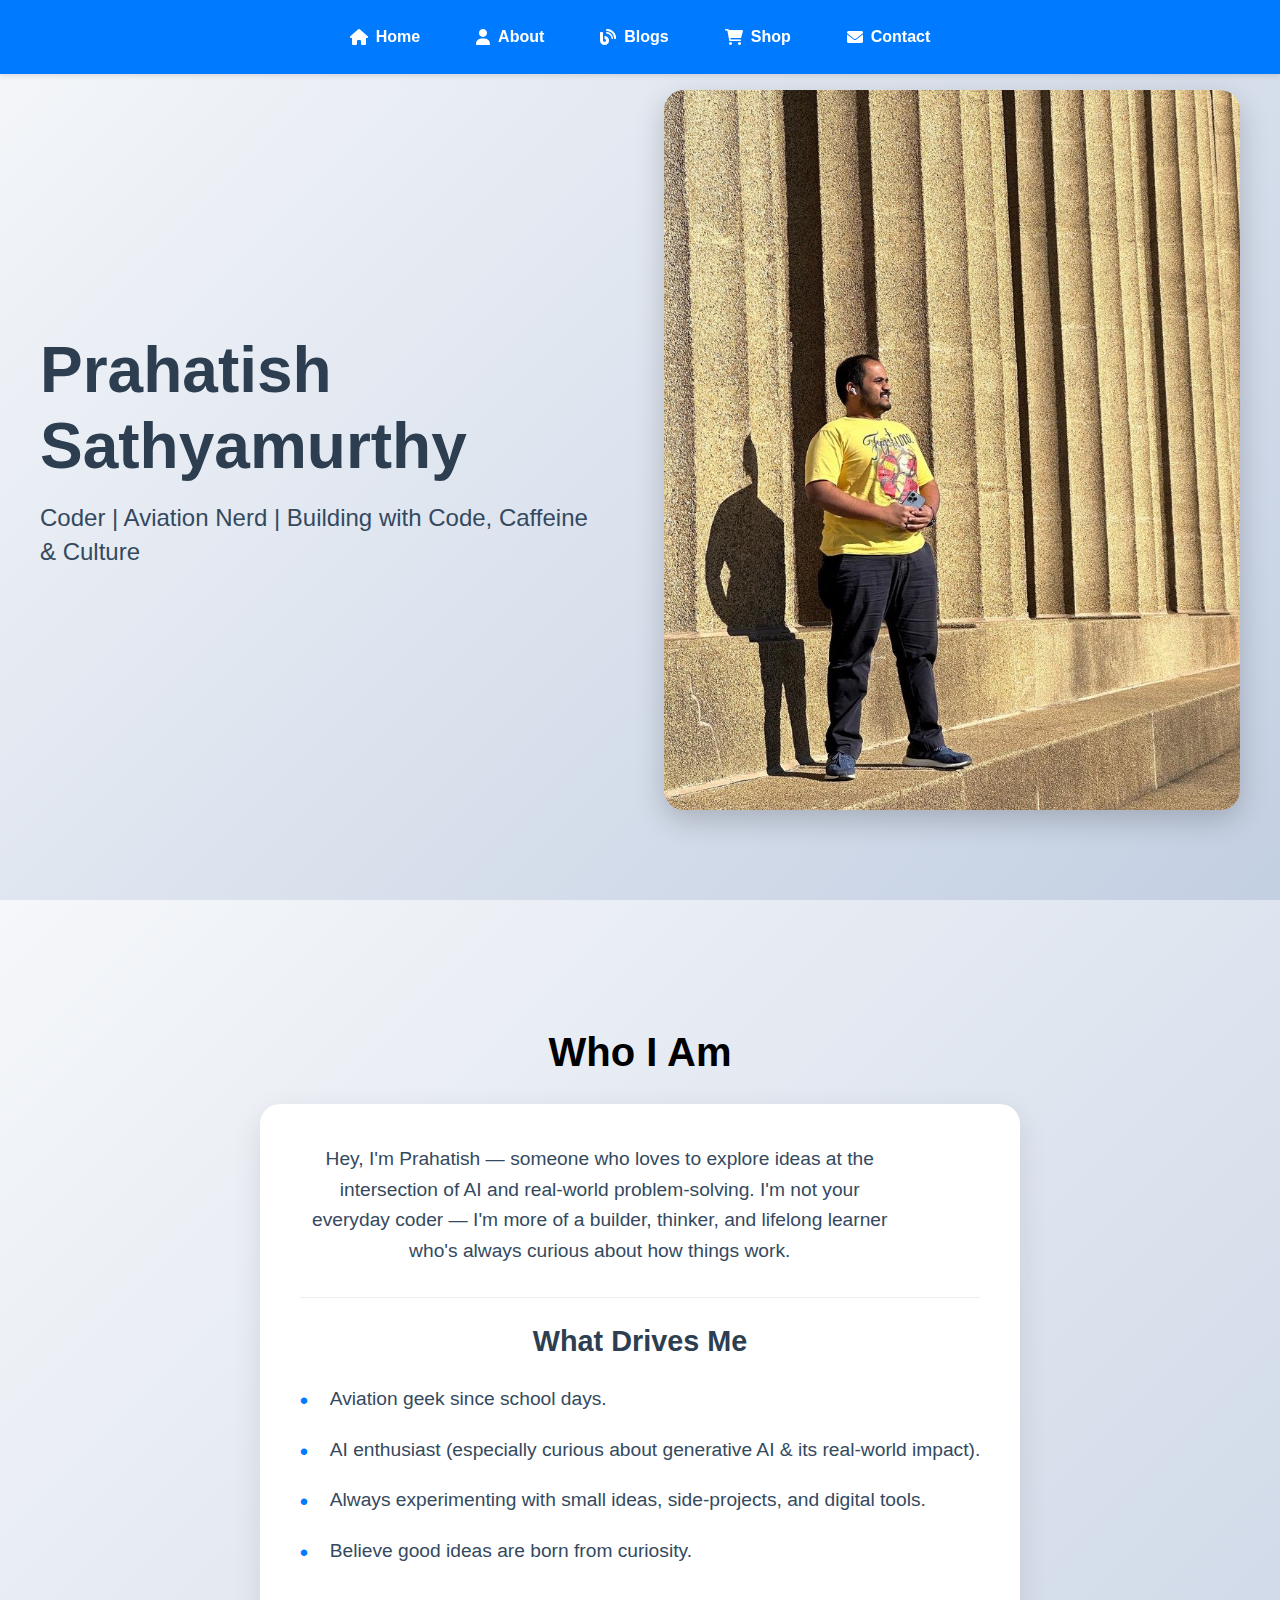
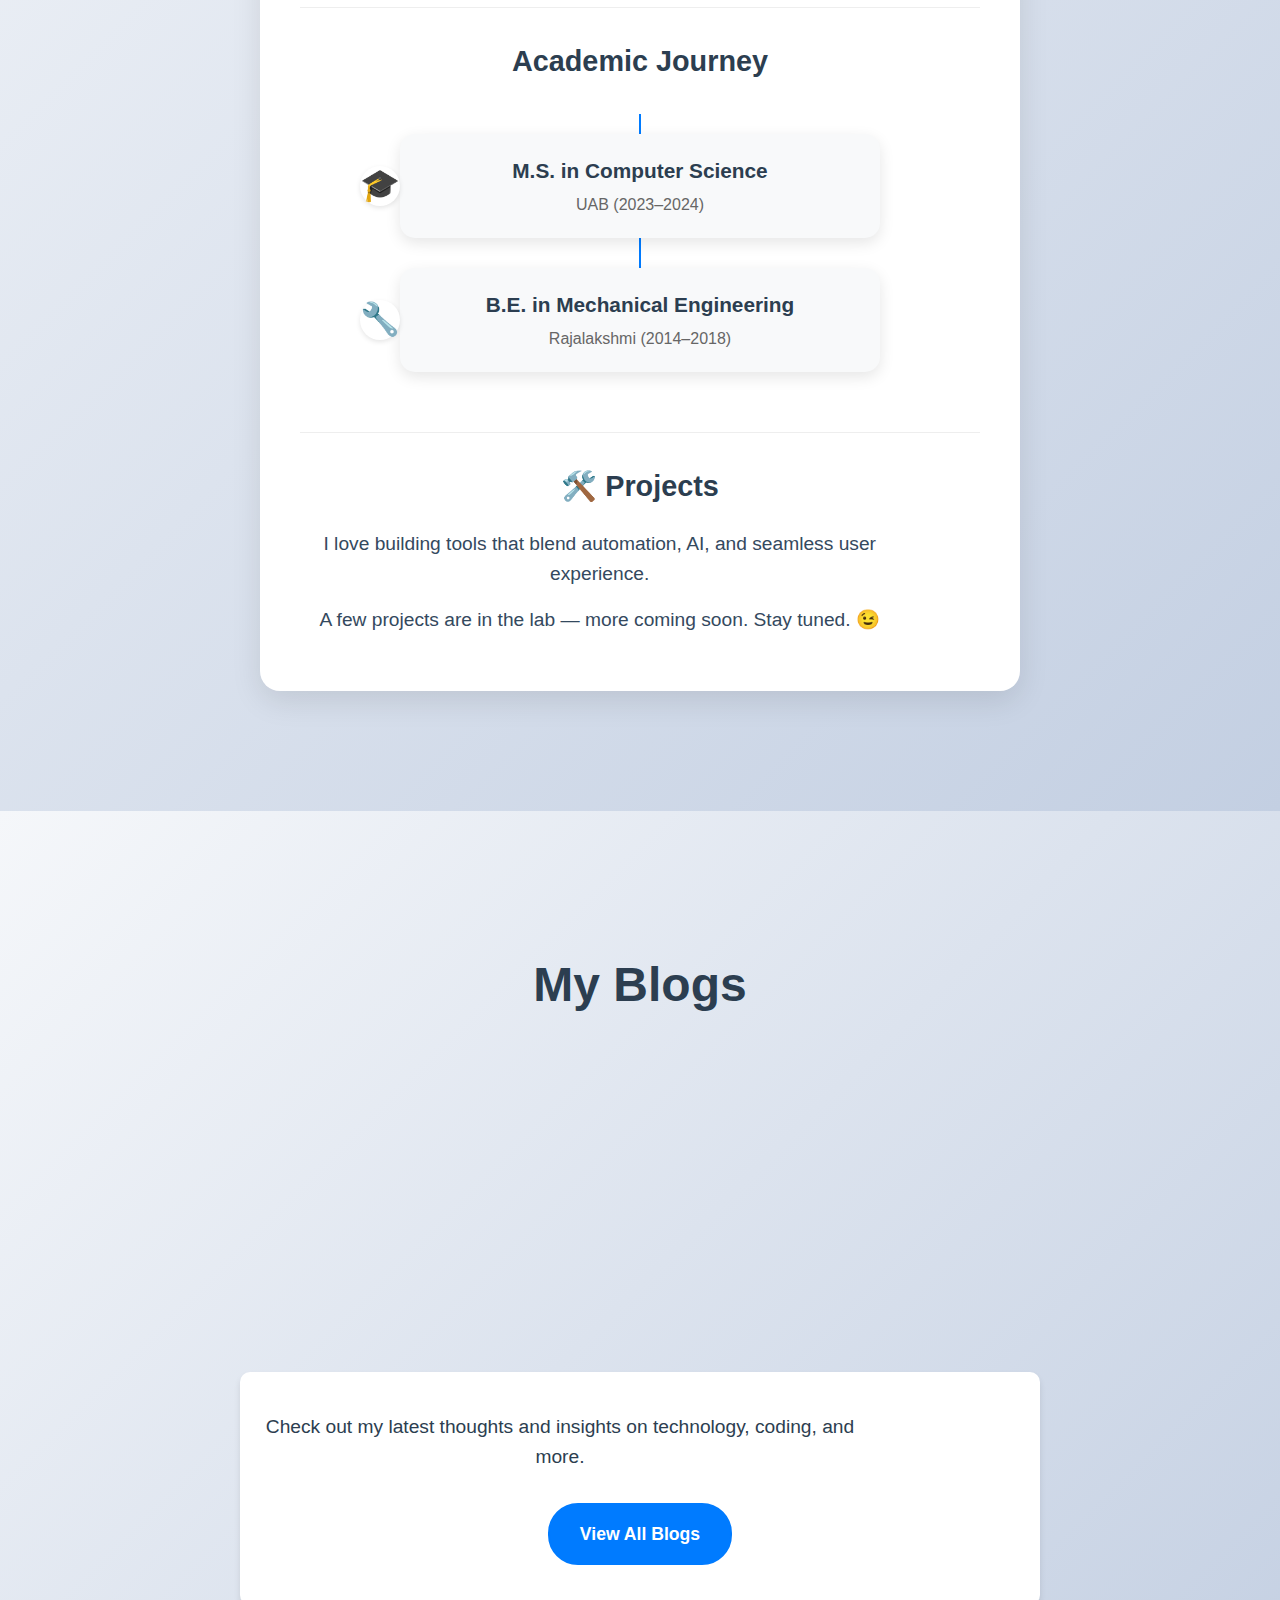
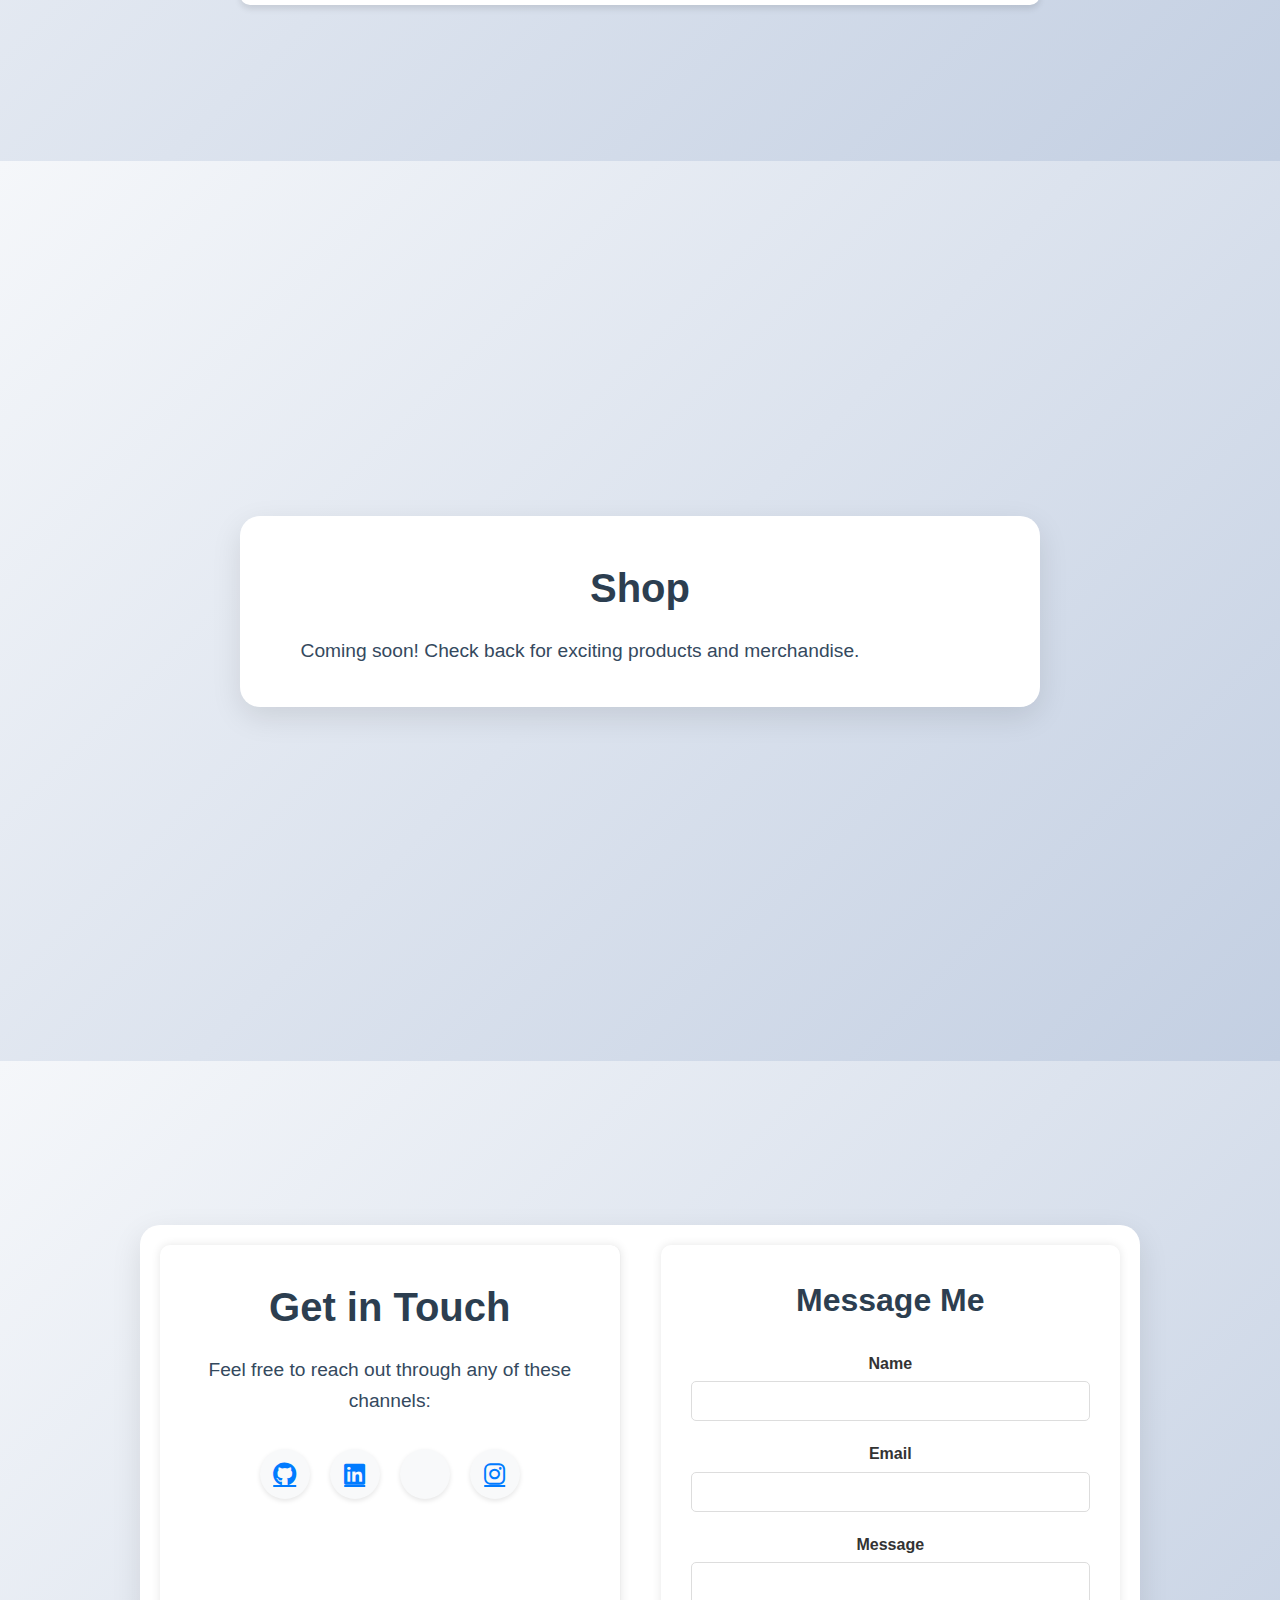
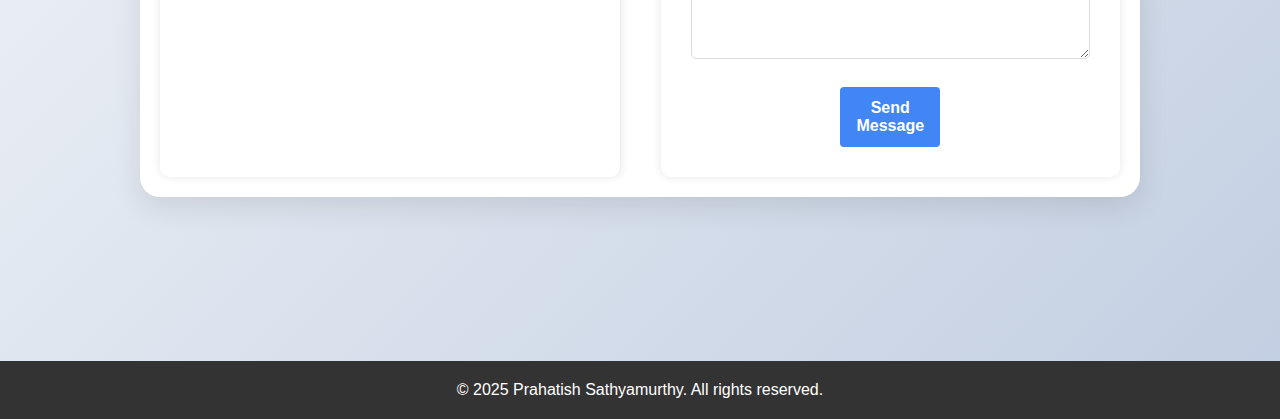
<file: Index.html>
<!DOCTYPE html>
<html lang="en">
    <head>
        <meta charset="UTF-8">
        <meta name="viewport" content="width=device-width, initial-scale=1.0, maximum-scale=1.0, user-scalable=no">
        <meta name="google-site-verification" content="BdggSzAPu0mIn9MNPAJq2wXGtP_gVF_-qY9NPUPXfdI" />
        <title>Prahatish Sathyamurthy</title>
        <!-- Meta Tags -->
        <meta name="description" content="Personal website of Prahatish Sathyamurthy - Coder, Aviation Enthusiast, and Tech Writer. Explore my projects, blogs, and connect with me.">
        <meta name="keywords" content="Prahatish Sathyamurthy, Web Developer, Aviation Enthusiast, Tech Writer, GitHub, LinkedIn">
        <meta name="author" content="Prahatish Sathyamurthy">
        
        <!-- Open Graph / Facebook -->
        <meta property="og:type" content="website">
        <meta property="og:url" content="https://prahatish.com/">
        <meta property="og:title" content="Prahatish Sathyamurthy">
        <meta property="og:description" content="Personal website of Prahatish Sathyamurthy - Coder, Aviation Enthusiast, and Tech Writer.">
        <meta property="og:image" content="https://prahatish.com/images/Profile.jpeg">
        
        <!-- Twitter -->
        <meta property="twitter:card" content="summary_large_image">
        <meta property="twitter:url" content="https://prahatish.com/">
        <meta property="twitter:title" content="Prahatish Sathyamurthy">
        <meta property="twitter:description" content="Personal website of Prahatish Sathyamurthy - Coder, Aviation Enthusiast, and Tech Writer.">
        <meta property="twitter:image" content="https://prahatish.com/images/Profile.jpeg">
        
        <!-- Google AdSense -->
        <script async src="https://pagead2.googlesyndication.com/pagead/js/adsbygoogle.js?client=ca-pub-2234549016976825"
            crossorigin="anonymous"></script>
        <!-- Stylesheets -->
        <link rel="stylesheet" href="style.css">
        <link rel="stylesheet" href="https://cdnjs.cloudflare.com/ajax/libs/font-awesome/6.0.0/css/all.min.css">
        <script>
            function sendEmail(e) {
                e.preventDefault();
                var name = document.getElementById('name').value;
                var email = document.getElementById('email').value;
                var message = document.getElementById('message').value;
                
                var mailtoLink = 'mailto:prahatish0711@gmail.com'
                    + '?subject=' + encodeURIComponent('Contact Form Message from ' + name)
                    + '&body=' + encodeURIComponent('Name: ' + name + '\nEmail: ' + email + '\n\nMessage:\n' + message);
                
                window.location.href = mailtoLink;
            }
        </script>
    </head>
<body>
    <div class="navbar">
        <button class="menu-toggle" aria-label="Toggle navigation">
            <i class="fas fa-bars"></i>
        </button>
        <ul>
            <li><a href="#home"><i class="fas fa-home"></i> Home</a></li>
            <li><a href="#about"><i class="fas fa-user"></i> About</a></li>
            <li><a href="#blogs"><i class="fas fa-blog"></i> Blogs</a></li>
            <li><a href="#shop"><i class="fas fa-shopping-cart"></i> Shop</a></li>
            <li><a href="#contact"><i class="fas fa-envelope"></i> Contact</a></li>
        </ul>
    </div>

    <section id="home">
        <div class="home-content">
            <div class="home-text">
                <h1>Prahatish Sathyamurthy</h1>
                <p class="tagline">Coder | Aviation Nerd | Building with Code, Caffeine & Culture</p>
            </div>
            <div class="home-image">
                <img src="images/Profile.jpeg" alt="Prahatish Sathyamurthy" class="profile-image">
            </div>
        </div>
    </section>

    <section id="about">
        <h1>Who I Am</h1>
        <div class="about-content">
            <div class="about-text">
                <p>Hey, I'm Prahatish — someone who loves to explore ideas at the intersection of AI and real-world problem-solving. I'm not your everyday coder — I'm more of a builder, thinker, and lifelong learner who's always curious about how things work.</p>
                
                <div class="passions-section">
                    <h2>What Drives Me</h2>
                    <ul>
                        <li>Aviation geek since school days.</li>
                        <li>AI enthusiast (especially curious about generative AI & its real-world impact).</li>
                        <li>Always experimenting with small ideas, side-projects, and digital tools.</li>
                        <li>Believe good ideas are born from curiosity.</li>
                    </ul>
                </div>

                <div class="education-timeline">
                    <h2>Academic Journey</h2>
                    <div class="timeline">
                        <div class="timeline-item">
                            <div class="timeline-content">
                                <span class="degree-icon">🎓</span>
                                <h3>M.S. in Computer Science</h3>
                                <p>UAB (2023–2024)</p>
                            </div>
                        </div>
                        <div class="timeline-item">
                            <div class="timeline-content">
                                <span class="degree-icon">🔧</span>
                                <h3>B.E. in Mechanical Engineering</h3>
                                <p>Rajalakshmi (2014–2018)</p>
                            </div>
                        </div>
                    </div>
                </div>

                <div class="projects-section">
                    <h2>🛠️ Projects</h2>
                    <p>I love building tools that blend automation, AI, and seamless user experience.</p>
                    <p>A few projects are in the lab — more coming soon. Stay tuned. 😉</p>
                </div>
            </div>
        </div>
    </section>

    <section id="blogs">
        <div class="blogs-container">
            <h1>My Blogs</h1>
            <!-- Blog Section Display Ad -->
            <div style="min-height: 280px;">
                <ins class="adsbygoogle"
                     style="display:block"
                     data-ad-client="ca-pub-2234549016976825"
                     data-ad-slot="1657845374"
                     data-ad-format="auto"
                     data-full-width-responsive="true"></ins>
                <script>
                     (adsbygoogle = window.adsbygoogle || []).push({});
                </script>
            </div>
            <div class="blogs-preview">
                <p>Check out my latest thoughts and insights on technology, coding, and more.</p>
                <a href="Blogs.html" class="view-all-blogs">View All Blogs</a>
            </div>
        </div>
    </section>

    <section id="shop">
        <div class="shop-container">
            <h1>Shop</h1>
            <p>Coming soon! Check back for exciting products and merchandise.</p>
        </div>
    </section>

    <section id="contact">
        <div class="contact-container">
            <div class="contact-info">
                <h1>Get in Touch</h1>
                <p>Feel free to reach out through any of these channels:</p>
                <div class="social-links">
                    <a href="https://github.com/Prahal007" class="social-link" target="_blank">
                        <i class="fab fa-github"></i>
                    </a>
                    <a href="https://www.linkedin.com/in/prahatish/" class="social-link" target="_blank">
                        <i class="fab fa-linkedin"></i>
                    </a>
                    <a href="https://x.com/sprahatish" class="social-link" target="_blank">
                        <i class="fab fa-x-twitter"></i>
                    </a>
                    <a href="https://www.instagram.com/the_avgeek_/" class="social-link" target="_blank">
                        <i class="fab fa-instagram"></i>
                    </a>
                </div>
            </div>
            <div class="contact-form">
                <h2>Message Me</h2>
                <form id="contact-form" onsubmit="sendEmail(event)">
                    <div class="form-group">
                        <label for="name">Name</label>
                        <input type="text" id="name" name="name" required>
                    </div>
                    <div class="form-group">
                        <label for="email">Email</label>
                        <input type="email" id="email" name="email" required>
                    </div>
                    <div class="form-group">
                        <label for="message">Message</label>
                        <textarea id="message" name="message" rows="5" required></textarea>
                    </div>
                    <button type="submit" class="submit-btn">Send Message</button>
                </form>
            </div>
        </div>
    </section>

    <footer>
        <p>© 2025 Prahatish Sathyamurthy. All rights reserved.</p>
    </footer>

    <script>
        // Email sending function
        function sendEmail(e) {
            e.preventDefault();
            var name = document.getElementById('name').value;
            var email = document.getElementById('email').value;
            var message = document.getElementById('message').value;
            
            var mailtoLink = 'mailto:prahatish0711@gmail.com'
                + '?subject=' + encodeURIComponent('Contact Form Message from ' + name)
                + '&body=' + encodeURIComponent('Name: ' + name + '\nEmail: ' + email + '\n\nMessage:\n' + message);
            
            window.location.href = mailtoLink;
        }

        // Mobile menu toggle
        document.addEventListener('DOMContentLoaded', function() {
            const menuToggle = document.querySelector('.menu-toggle');
            const navbarUl = document.querySelector('.navbar ul');
            const navLinks = document.querySelectorAll('.navbar a');

            menuToggle.addEventListener('click', function() {
                navbarUl.classList.toggle('active');
                menuToggle.setAttribute('aria-expanded', 
                    menuToggle.getAttribute('aria-expanded') === 'true' ? 'false' : 'true'
                );
            });

            // Close menu when clicking a link
            navLinks.forEach(link => {
                link.addEventListener('click', () => {
                    navbarUl.classList.remove('active');
                    menuToggle.setAttribute('aria-expanded', 'false');
                });
            });

            // Close menu when clicking outside
            document.addEventListener('click', function(event) {
                if (!event.target.closest('.navbar')) {
                    navbarUl.classList.remove('active');
                    menuToggle.setAttribute('aria-expanded', 'false');
                }
            });
        });
    </script>
</body>
</html>
</file>
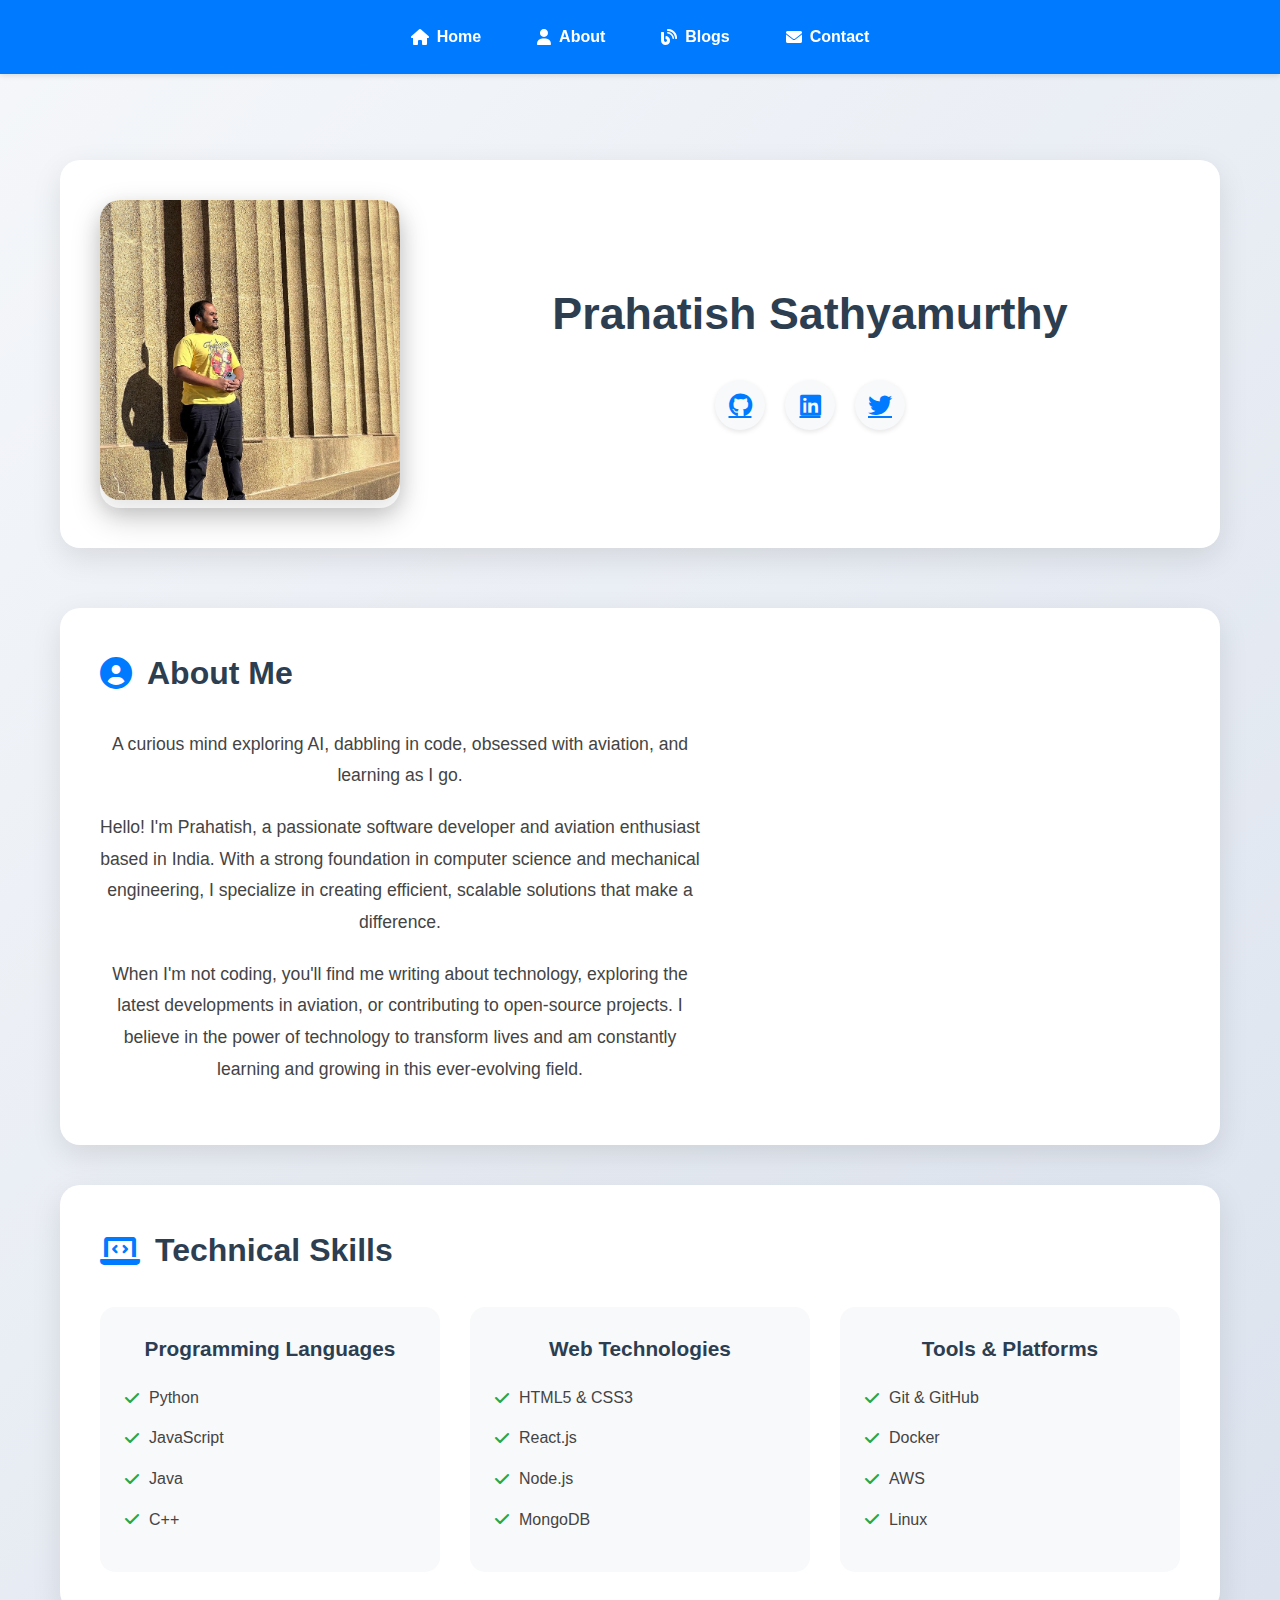
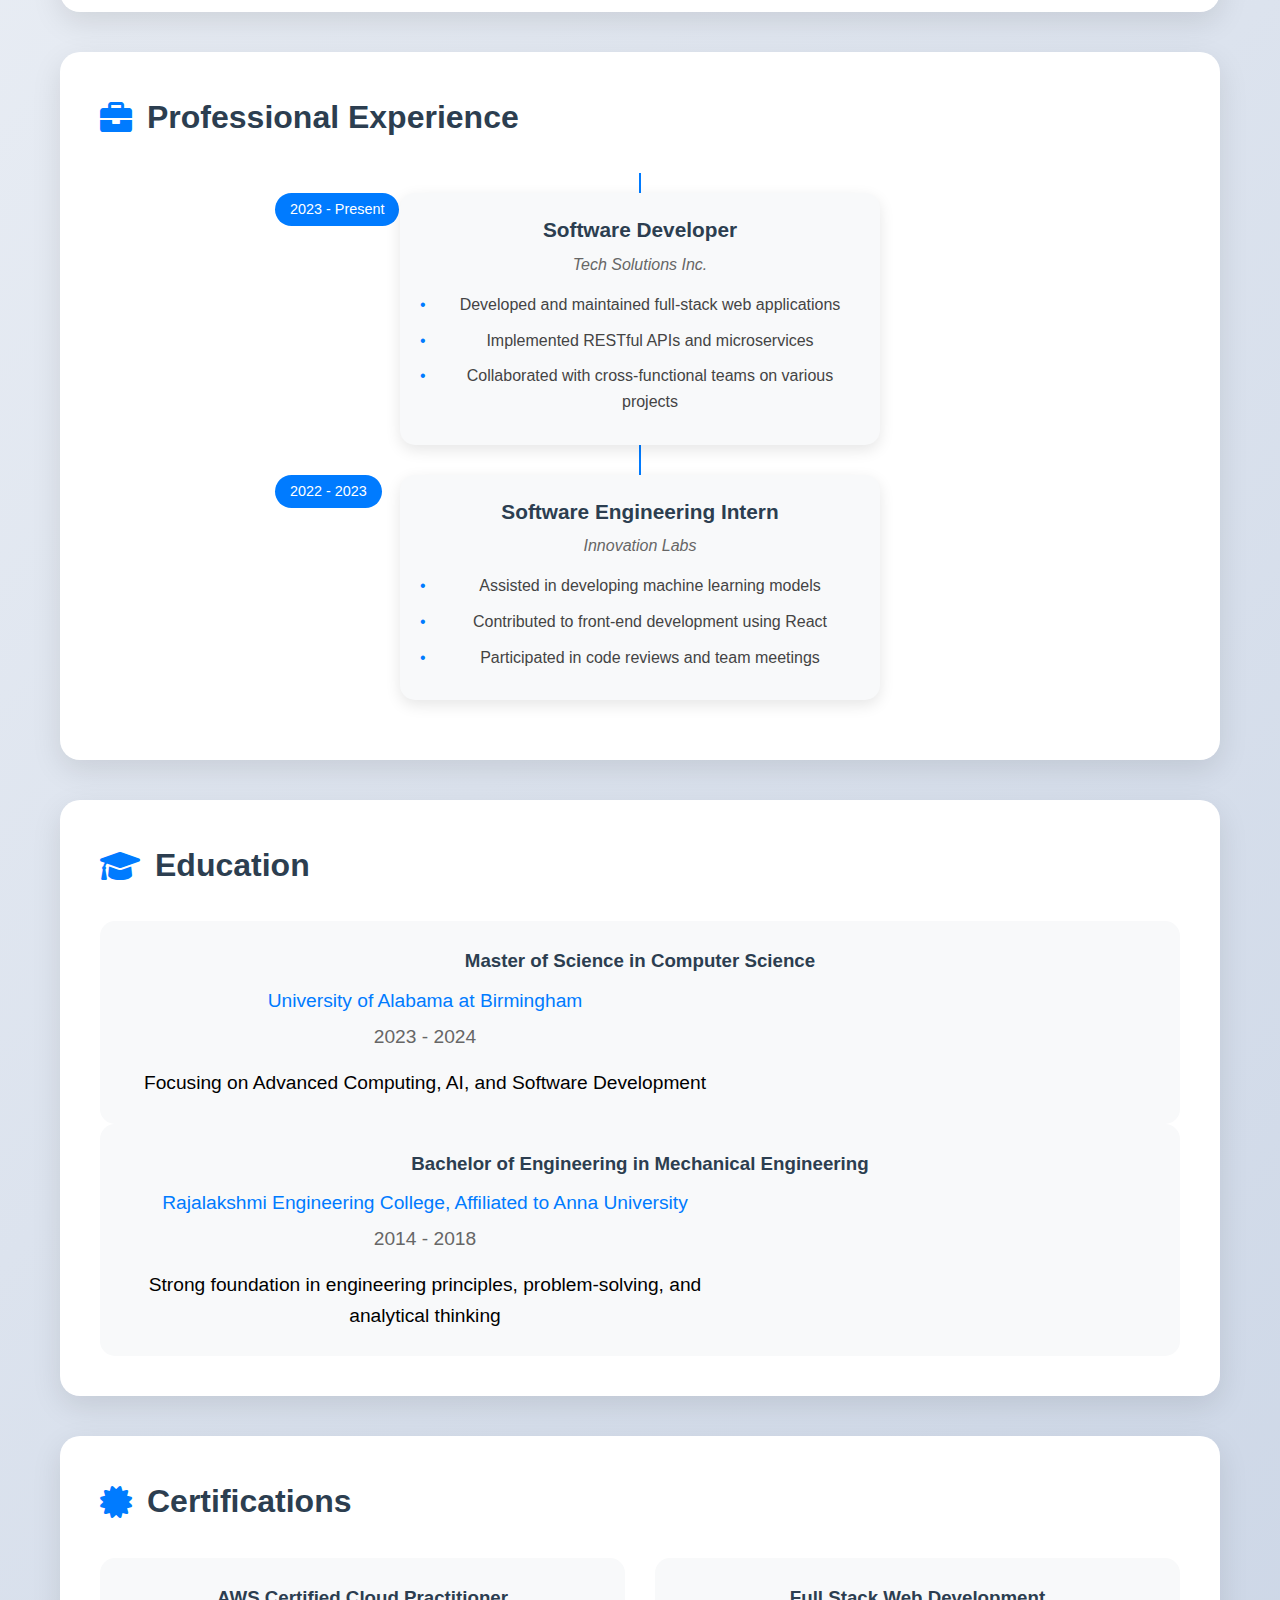
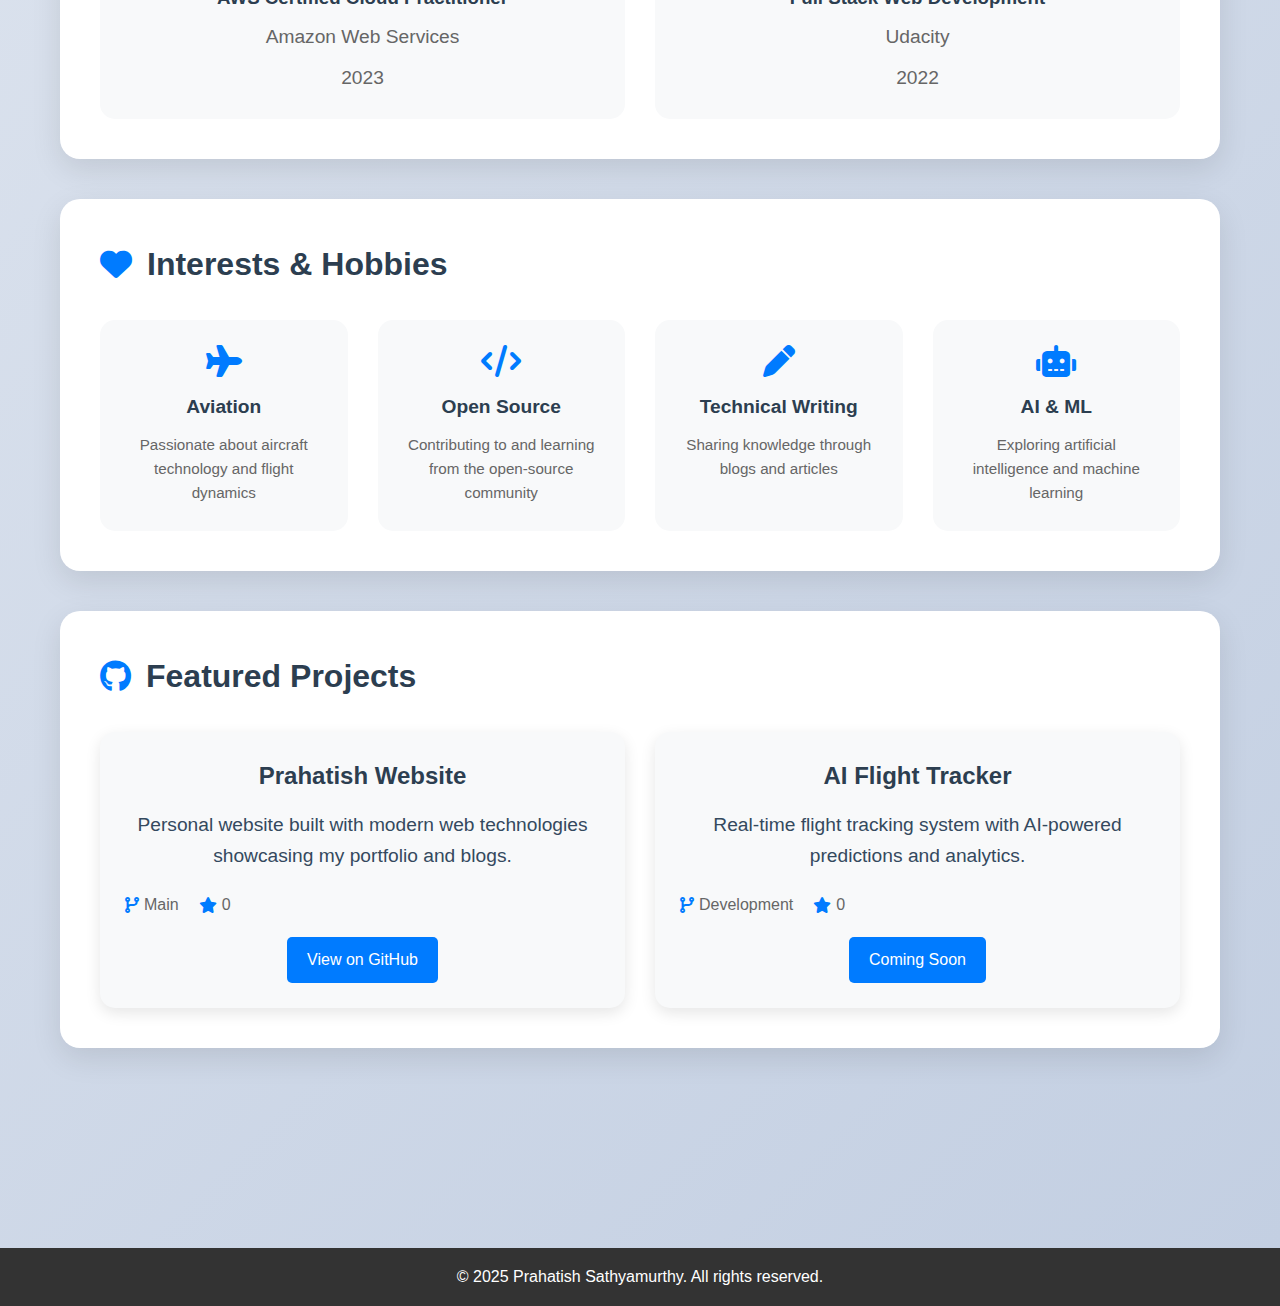
<file: About.html>
<!DOCTYPE html>
<html lang="en">
<head>
    <meta charset="UTF-8">
    <meta name="viewport" content="width=device-width, initial-scale=1.0">
    <meta name="google-site-verification" content="BdggSzAPu0mIn9MNPAJq2wXGtP_gVF_-qY9NPUPXfdI" />
    <title>About - Prahatish Sathyamurthy</title>
    <!-- Meta Tags -->
    <meta name="description" content="About Prahatish Sathyamurthy - Learn about my journey as a developer, aviation enthusiast, and tech writer. Explore my GitHub projects and professional background.">
    <meta name="keywords" content="Prahatish Sathyamurthy, About, Web Developer, Aviation Enthusiast, Tech Writer, GitHub Projects">
    <meta name="author" content="Prahatish Sathyamurthy">
    
    <!-- Open Graph / Facebook -->
    <meta property="og:type" content="website">
    <meta property="og:url" content="https://prahatish.com/about">
    <meta property="og:title" content="About - Prahatish Sathyamurthy">
    <meta property="og:description" content="Learn about Prahatish Sathyamurthy's journey as a developer, aviation enthusiast, and tech writer.">
    <meta property="og:image" content="https://prahatish.com/images/Profile.jpeg">
    
    <!-- Twitter -->
    <meta property="twitter:card" content="summary_large_image">
    <meta property="twitter:url" content="https://prahatish.com/about">
    <meta property="twitter:title" content="About - Prahatish Sathyamurthy">
    <meta property="twitter:description" content="Learn about Prahatish Sathyamurthy's journey as a developer, aviation enthusiast, and tech writer.">
    <meta property="twitter:image" content="https://prahatish.com/images/Profile.jpeg">
    
    <link rel="stylesheet" href="style.css">
    <link rel="stylesheet" href="https://cdnjs.cloudflare.com/ajax/libs/font-awesome/6.0.0/css/all.min.css">
</head>
<body>
    <div class="navbar">
        <ul>
            <li><a href="Index.html"><i class="fas fa-home"></i> Home</a></li>
            <li><a href="About.html"><i class="fas fa-user"></i> About</a></li>
            <li><a href="Blogs.html"><i class="fas fa-blog"></i> Blogs</a></li>
            <li><a href="Contact.html"><i class="fas fa-envelope"></i> Contact</a></li>
        </ul>
    </div>

    <section id="about">
        <div class="about-container">
            <!-- Profile Section -->
            <div class="profile-section">
                <div class="profile-image">
                    <img src="images/Profile.jpeg" alt="Prahatish Sathyamurthy">
                </div>
                <div class="profile-info">
                    <h1>Prahatish Sathyamurthy</h1>
                    <div class="social-links">
                        <a href="https://github.com/Prahal007" target="_blank" class="social-link">
                            <i class="fab fa-github"></i>
                        </a>
                        <a href="https://linkedin.com/in/prahatish" target="_blank" class="social-link">
                            <i class="fab fa-linkedin"></i>
                        </a>
                        <a href="https://twitter.com/prahatish" target="_blank" class="social-link">
                            <i class="fab fa-twitter"></i>
                        </a>
                    </div>
                </div>
            </div>

            <!-- Bio Section -->
            <div class="about-section">
                <h2><i class="fas fa-user-circle"></i> About Me</h2>
                <p>A curious mind exploring AI, dabbling in code, obsessed with aviation, and learning as I go.</p>
                <p>Hello! I'm Prahatish, a passionate software developer and aviation enthusiast based in India. With a strong foundation in computer science and mechanical engineering, I specialize in creating efficient, scalable solutions that make a difference.</p>
                <p>When I'm not coding, you'll find me writing about technology, exploring the latest developments in aviation, or contributing to open-source projects. I believe in the power of technology to transform lives and am constantly learning and growing in this ever-evolving field.</p>
            </div>

            <!-- Skills Section -->
            <div class="skills-section">
                <h2><i class="fas fa-laptop-code"></i> Technical Skills</h2>
                <div class="skills-grid">
                    <div class="skill-category">
                        <h3>Programming Languages</h3>
                        <ul>
                            <li><i class="fas fa-check"></i> Python</li>
                            <li><i class="fas fa-check"></i> JavaScript</li>
                            <li><i class="fas fa-check"></i> Java</li>
                            <li><i class="fas fa-check"></i> C++</li>
                        </ul>
                    </div>
                    <div class="skill-category">
                        <h3>Web Technologies</h3>
                        <ul>
                            <li><i class="fas fa-check"></i> HTML5 & CSS3</li>
                            <li><i class="fas fa-check"></i> React.js</li>
                            <li><i class="fas fa-check"></i> Node.js</li>
                            <li><i class="fas fa-check"></i> MongoDB</li>
                        </ul>
                    </div>
                    <div class="skill-category">
                        <h3>Tools & Platforms</h3>
                        <ul>
                            <li><i class="fas fa-check"></i> Git & GitHub</li>
                            <li><i class="fas fa-check"></i> Docker</li>
                            <li><i class="fas fa-check"></i> AWS</li>
                            <li><i class="fas fa-check"></i> Linux</li>
                        </ul>
                    </div>
                </div>
            </div>

            <!-- Experience Section -->
            <div class="experience-section">
                <h2><i class="fas fa-briefcase"></i> Professional Experience</h2>
                <div class="timeline">
                    <div class="timeline-item">
                        <div class="timeline-date">2023 - Present</div>
                        <div class="timeline-content">
                            <h3>Software Developer</h3>
                            <p class="company">Tech Solutions Inc.</p>
                            <ul>
                                <li>Developed and maintained full-stack web applications</li>
                                <li>Implemented RESTful APIs and microservices</li>
                                <li>Collaborated with cross-functional teams on various projects</li>
                            </ul>
                        </div>
                    </div>
                    <div class="timeline-item">
                        <div class="timeline-date">2022 - 2023</div>
                        <div class="timeline-content">
                            <h3>Software Engineering Intern</h3>
                            <p class="company">Innovation Labs</p>
                            <ul>
                                <li>Assisted in developing machine learning models</li>
                                <li>Contributed to front-end development using React</li>
                                <li>Participated in code reviews and team meetings</li>
                            </ul>
                        </div>
                    </div>
                </div>
            </div>

            <!-- Education Section -->
            <div class="education-section">
                <h2><i class="fas fa-graduation-cap"></i> Education</h2>
                <div class="education-item">
                    <h3>Master of Science in Computer Science</h3>
                    <p class="institution">University of Alabama at Birmingham</p>
                    <p class="year">2023 - 2024</p>
                    <p>Focusing on Advanced Computing, AI, and Software Development</p>
                </div>
                <div class="education-item">
                    <h3>Bachelor of Engineering in Mechanical Engineering</h3>
                    <p class="institution">Rajalakshmi Engineering College, Affiliated to Anna University</p>
                    <p class="year">2014 - 2018</p>
                    <p>Strong foundation in engineering principles, problem-solving, and analytical thinking</p>
                </div>
            </div>

            <!-- Certifications Section -->
            <div class="certifications-section">
                <h2><i class="fas fa-certificate"></i> Certifications</h2>
                <div class="certifications-grid">
                    <div class="certification-item">
                        <h3>AWS Certified Cloud Practitioner</h3>
                        <p>Amazon Web Services</p>
                        <p class="cert-date">2023</p>
                    </div>
                    <div class="certification-item">
                        <h3>Full Stack Web Development</h3>
                        <p>Udacity</p>
                        <p class="cert-date">2022</p>
                    </div>
                </div>
            </div>

            <!-- Interests Section -->
            <div class="interests-section">
                <h2><i class="fas fa-heart"></i> Interests & Hobbies</h2>
                <div class="interests-grid">
                    <div class="interest-item">
                        <i class="fas fa-plane"></i>
                        <h3>Aviation</h3>
                        <p>Passionate about aircraft technology and flight dynamics</p>
                    </div>
                    <div class="interest-item">
                        <i class="fas fa-code"></i>
                        <h3>Open Source</h3>
                        <p>Contributing to and learning from the open-source community</p>
                    </div>
                    <div class="interest-item">
                        <i class="fas fa-pen"></i>
                        <h3>Technical Writing</h3>
                        <p>Sharing knowledge through blogs and articles</p>
                    </div>
                    <div class="interest-item">
                        <i class="fas fa-robot"></i>
                        <h3>AI & ML</h3>
                        <p>Exploring artificial intelligence and machine learning</p>
                    </div>
                </div>
            </div>

            <!-- GitHub Projects Section -->
            <div class="github-section">
                <h2><i class="fab fa-github"></i> Featured Projects</h2>
                <div class="repo-grid">
                    <div class="repo-card">
                        <h3>Prahatish Website</h3>
                        <p>Personal website built with modern web technologies showcasing my portfolio and blogs.</p>
                        <div class="repo-meta">
                            <span><i class="fas fa-code-branch"></i> Main</span>
                            <span><i class="fas fa-star"></i> 0</span>
                        </div>
                        <a href="https://github.com/Prahal007/Prahatish-Website" class="repo-link" target="_blank">View on GitHub</a>
                    </div>
                    <div class="repo-card">
                        <h3>AI Flight Tracker</h3>
                        <p>Real-time flight tracking system with AI-powered predictions and analytics.</p>
                        <div class="repo-meta">
                            <span><i class="fas fa-code-branch"></i> Development</span>
                            <span><i class="fas fa-star"></i> 0</span>
                        </div>
                        <a href="#" class="repo-link" target="_blank">Coming Soon</a>
                    </div>
                </div>
            </div>
        </div>
    </section>

    <footer>
        <p>© 2025 Prahatish Sathyamurthy. All rights reserved.</p>
    </footer>
</body>
</html>
</file>
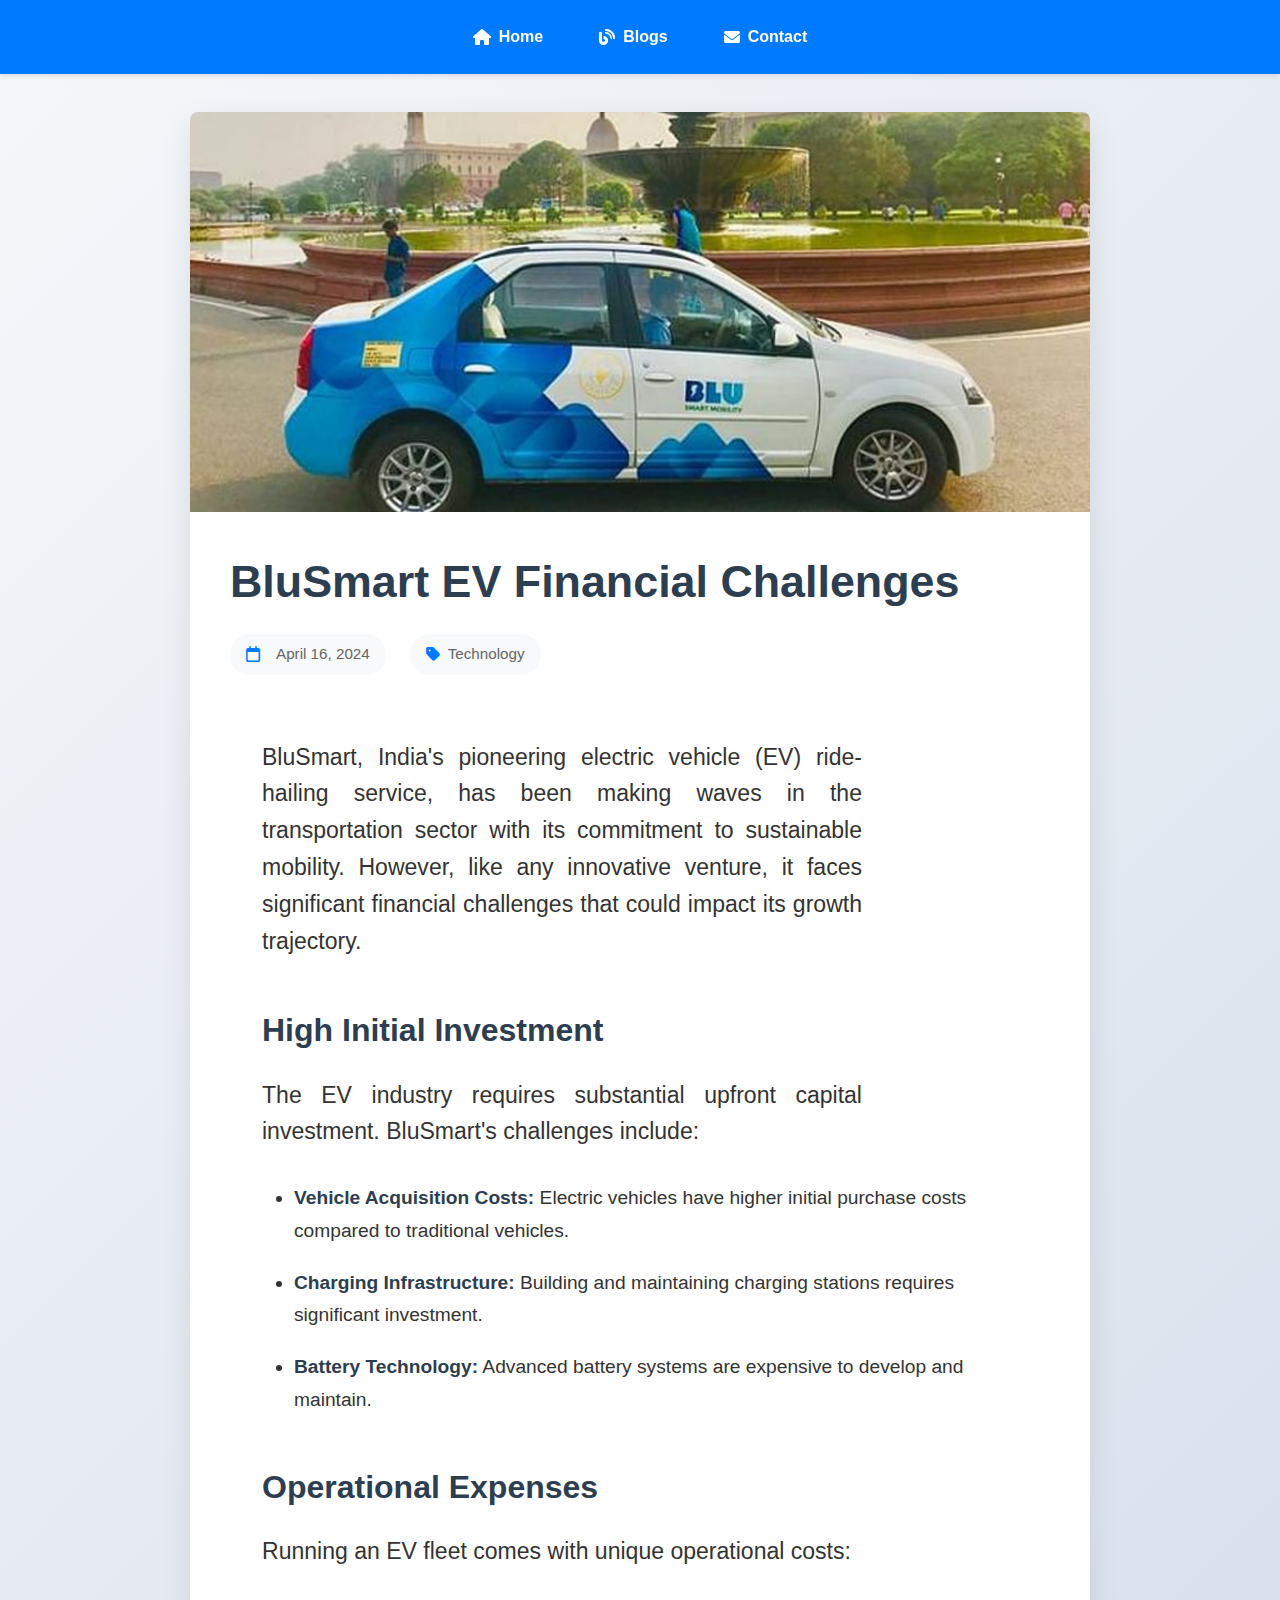
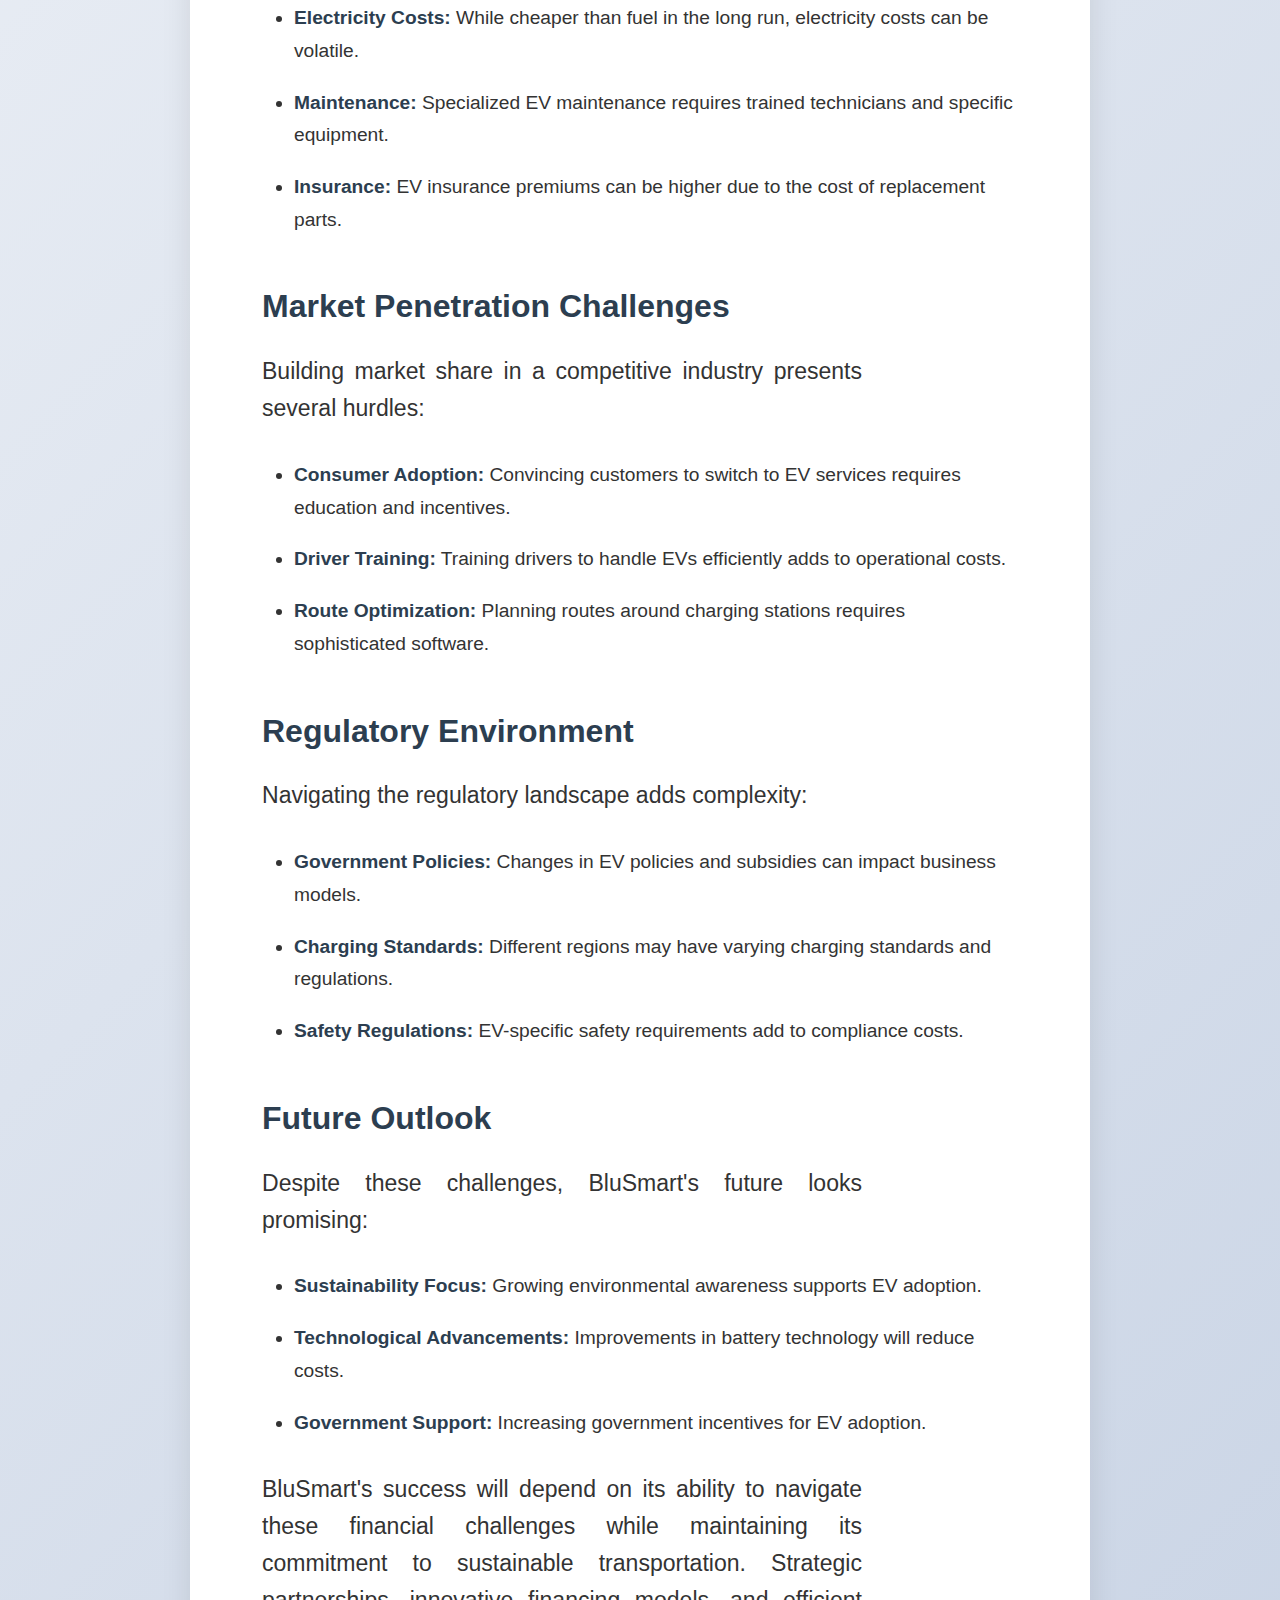
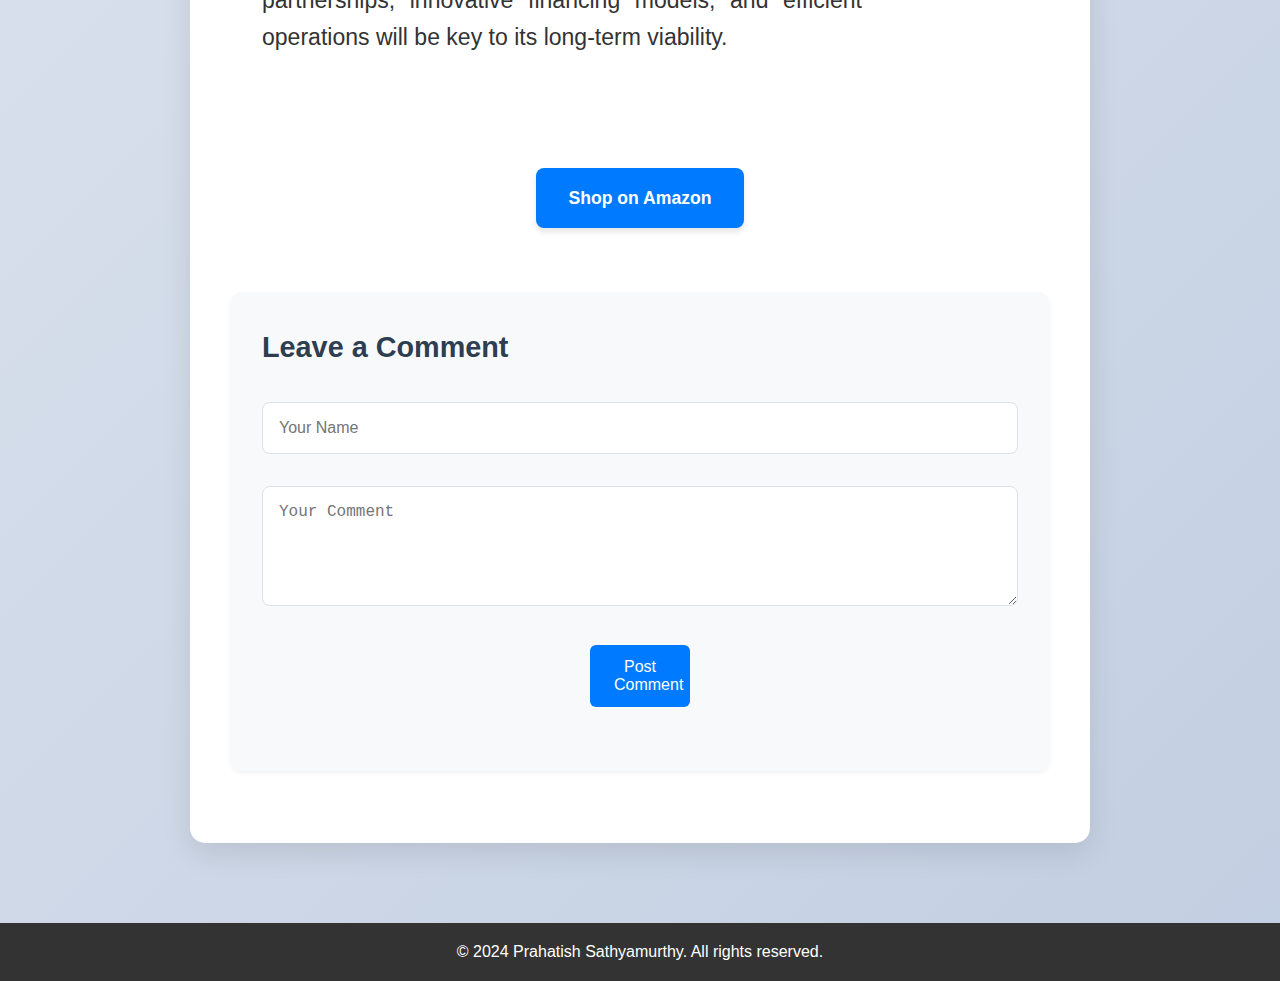
<file: blog3.html>
<!DOCTYPE html>
<html lang="en">
<head>
    <meta charset="UTF-8">
    <meta name="viewport" content="width=device-width, initial-scale=1.0">
    <meta name="google-site-verification" content="BdggSzAPu0mIn9MNPAJq2wXGtP_gVF_-qY9NPUPXfdI" />
    <title>BluSmart EV Financial Challenges - Prahatish Sathyamurthy</title>
    <link rel="stylesheet" href="style.css">
    <link rel="stylesheet" href="https://cdnjs.cloudflare.com/ajax/libs/font-awesome/6.0.0/css/all.min.css">
</head>
<body>
    <nav class="navbar">
        <ul>
            <li><a href="index.html"><i class="fas fa-home"></i> Home</a></li>
            <li><a href="Blogs.html"><i class="fas fa-blog"></i> Blogs</a></li>
            <li><a href="Contact.html"><i class="fas fa-envelope"></i> Contact</a></li>
        </ul>
    </nav>

    <section id="single-blog">
        <div class="blogs-container">
            <article class="blog-post single">
                <div class="blog-image">
                    <img src="images/Blog_3.jpeg" alt="BluSmart EV Financial Challenges">
                </div>
                <div class="blog-content">
                    <h2>BluSmart EV Financial Challenges</h2>
                    <div class="blog-meta">
                        <span class="date"><i class="far fa-calendar"></i> April 16, 2024</span>
                        <span class="category"><i class="fas fa-tag"></i> Technology</span>
                    </div>
                    <div class="article-content">
                        <p>BluSmart, India's pioneering electric vehicle (EV) ride-hailing service, has been making waves in the transportation sector with its commitment to sustainable mobility. However, like any innovative venture, it faces significant financial challenges that could impact its growth trajectory.</p>
                        
                        <h3>High Initial Investment</h3>
                        <p>The EV industry requires substantial upfront capital investment. BluSmart's challenges include:</p>
                        <ul>
                            <li><strong>Vehicle Acquisition Costs:</strong> Electric vehicles have higher initial purchase costs compared to traditional vehicles.</li>
                            <li><strong>Charging Infrastructure:</strong> Building and maintaining charging stations requires significant investment.</li>
                            <li><strong>Battery Technology:</strong> Advanced battery systems are expensive to develop and maintain.</li>
                        </ul>

                        <h3>Operational Expenses</h3>
                        <p>Running an EV fleet comes with unique operational costs:</p>
                        <ul>
                            <li><strong>Electricity Costs:</strong> While cheaper than fuel in the long run, electricity costs can be volatile.</li>
                            <li><strong>Maintenance:</strong> Specialized EV maintenance requires trained technicians and specific equipment.</li>
                            <li><strong>Insurance:</strong> EV insurance premiums can be higher due to the cost of replacement parts.</li>
                        </ul>

                        <h3>Market Penetration Challenges</h3>
                        <p>Building market share in a competitive industry presents several hurdles:</p>
                        <ul>
                            <li><strong>Consumer Adoption:</strong> Convincing customers to switch to EV services requires education and incentives.</li>
                            <li><strong>Driver Training:</strong> Training drivers to handle EVs efficiently adds to operational costs.</li>
                            <li><strong>Route Optimization:</strong> Planning routes around charging stations requires sophisticated software.</li>
                        </ul>

                        <h3>Regulatory Environment</h3>
                        <p>Navigating the regulatory landscape adds complexity:</p>
                        <ul>
                            <li><strong>Government Policies:</strong> Changes in EV policies and subsidies can impact business models.</li>
                            <li><strong>Charging Standards:</strong> Different regions may have varying charging standards and regulations.</li>
                            <li><strong>Safety Regulations:</strong> EV-specific safety requirements add to compliance costs.</li>
                        </ul>

                        <h3>Future Outlook</h3>
                        <p>Despite these challenges, BluSmart's future looks promising:</p>
                        <ul>
                            <li><strong>Sustainability Focus:</strong> Growing environmental awareness supports EV adoption.</li>
                            <li><strong>Technological Advancements:</strong> Improvements in battery technology will reduce costs.</li>
                            <li><strong>Government Support:</strong> Increasing government incentives for EV adoption.</li>
                        </ul>

                        <p>BluSmart's success will depend on its ability to navigate these financial challenges while maintaining its commitment to sustainable transportation. Strategic partnerships, innovative financing models, and efficient operations will be key to its long-term viability.</p>
                    </div>

                    <div class="amazon-button-container">
                        <a href="https://www.amazon.in/s?k=electric+vehicle+accessories&ref=nb_sb_noss_2" class="amazon-button" target="_blank">
                            Shop on Amazon
                        </a>
                    </div>

                    <div class="comments-section">
                        <h3>Leave a Comment</h3>
                        <form class="comment-form">
                            <div class="form-group">
                                <input type="text" placeholder="Your Name" required>
                            </div>
                            <div class="form-group">
                                <textarea placeholder="Your Comment" required></textarea>
                            </div>
                            <button type="submit" class="submit-comment">Post Comment</button>
                        </form>
                        <div class="comments-list">
                            <!-- Comments will be added here -->
                        </div>
                    </div>
                </div>
            </article>
        </div>
    </section>

    <footer>
        <p>&copy; 2024 Prahatish Sathyamurthy. All rights reserved.</p>
    </footer>

    <script>
        // Add any necessary JavaScript here
    </script>
</body>
</html>
</file>
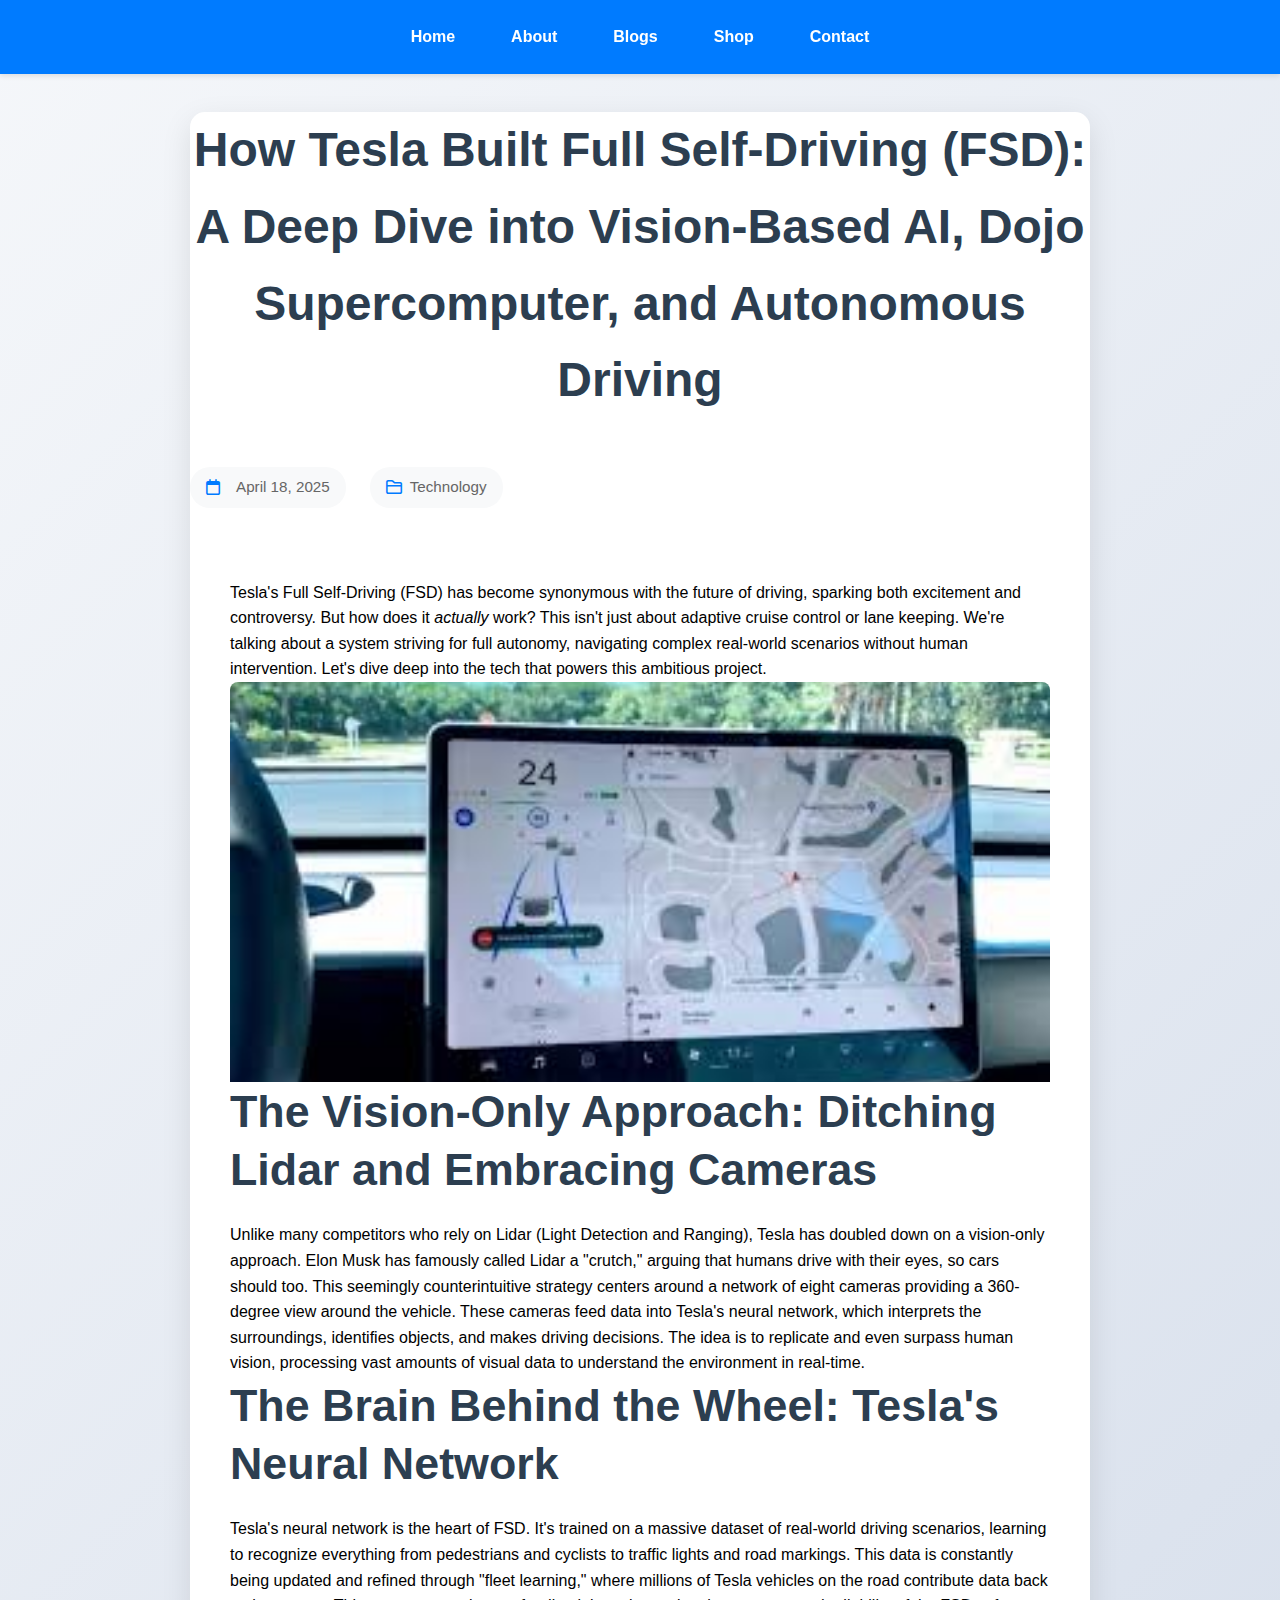
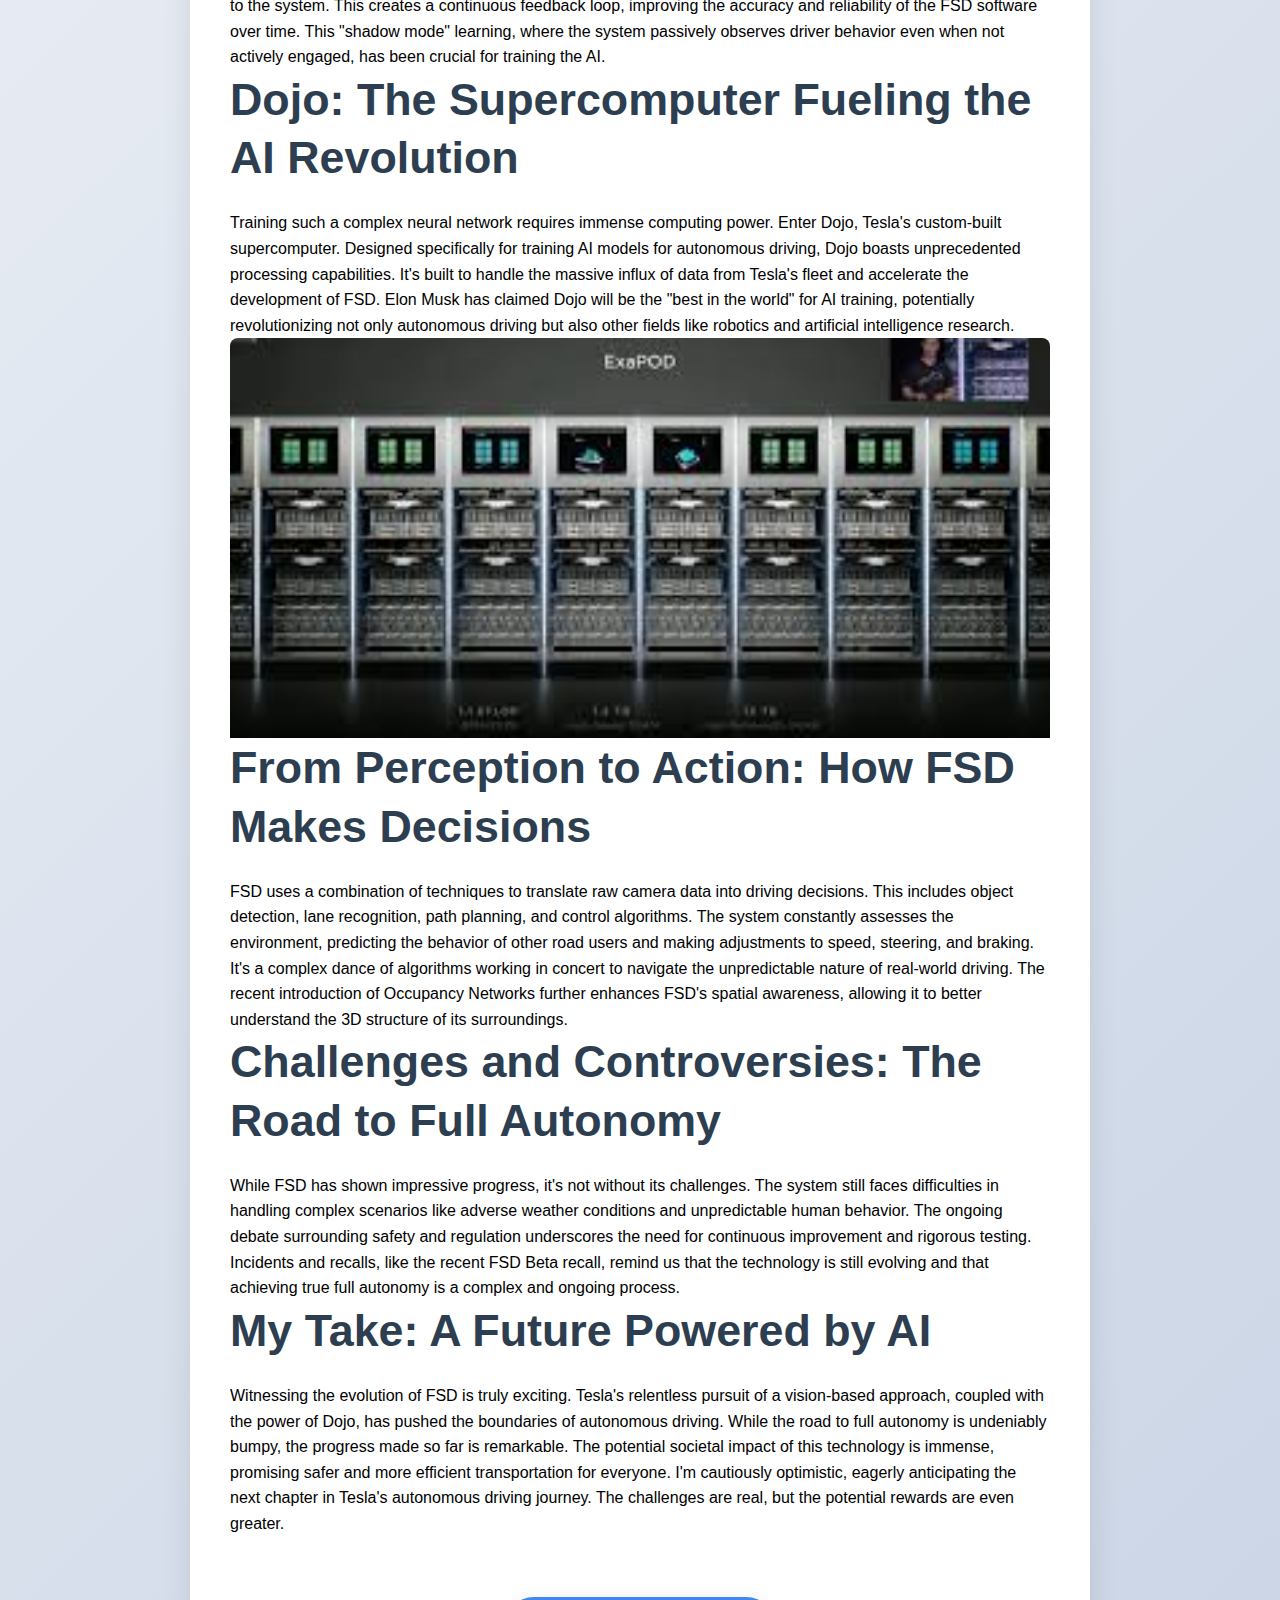
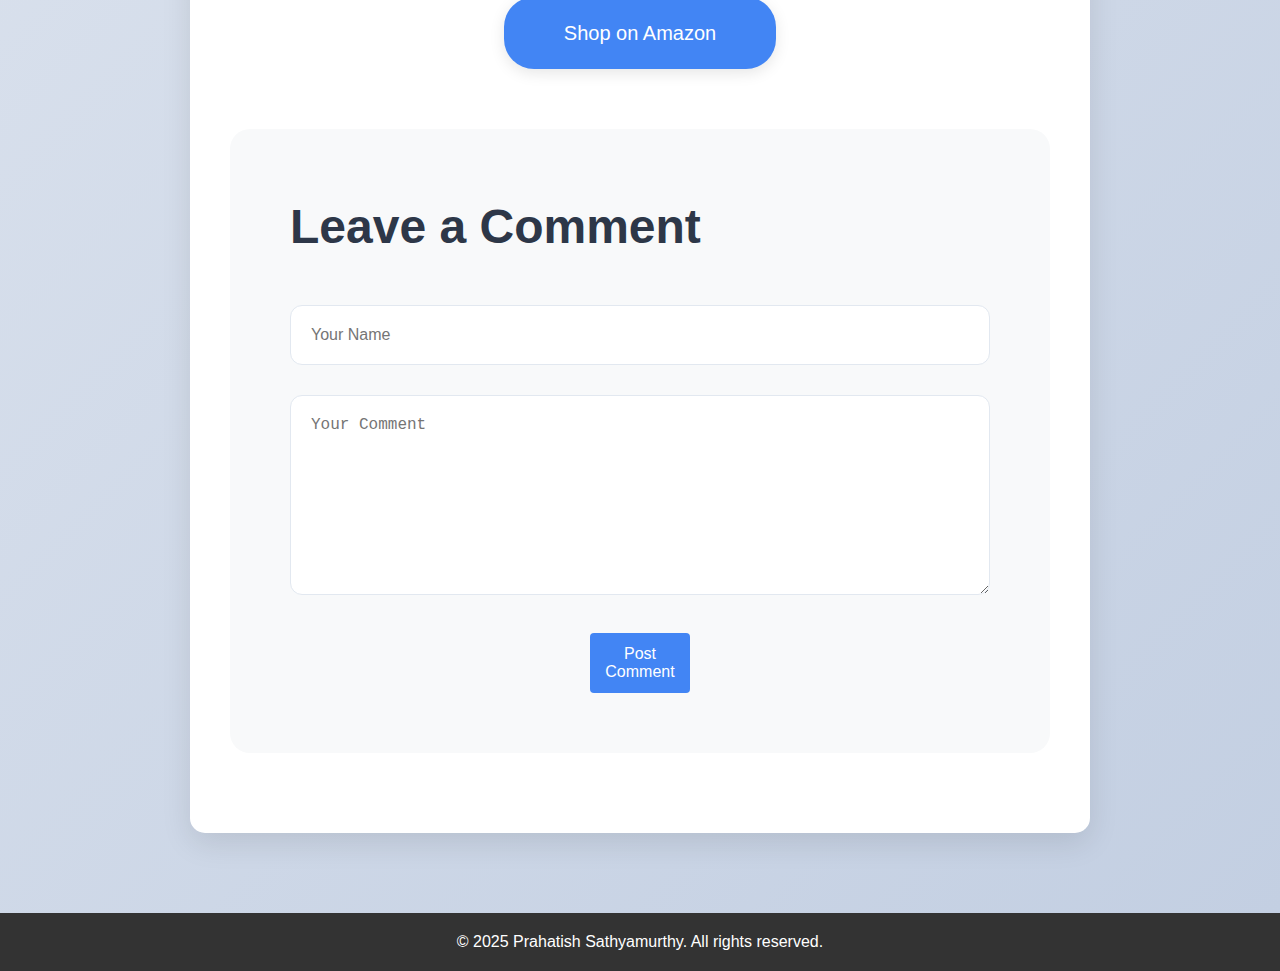
<file: blog4.html>
<!DOCTYPE html>
<html lang="en">
<head>
    <meta charset="UTF-8">
    <meta name="viewport" content="width=device-width, initial-scale=1.0">
    <meta name="google-site-verification" content="BdggSzAPu0mIn9MNPAJq2wXGtP_gVF_-qY9NPUPXfdI" />
    <title>How Tesla Built Full Self-Driving (FSD) - Prahatish Sathyamurthy</title>
    <link rel="stylesheet" href="style.css">
    <link rel="stylesheet" href="https://cdnjs.cloudflare.com/ajax/libs/font-awesome/6.0.0/css/all.min.css">
</head>
<body>
    <div class="navbar">
        <ul>
            <li><a href="Index.html">Home</a></li>
            <li><a href="About.html">About</a></li>
            <li><a href="Blogs.html">Blogs</a></li>
            <li><a href="Shop.html">Shop</a></li>
            <li><a href="Contact.html">Contact</a></li>
        </ul>
    </div>

    <div id="single-blog">
        <div class="blogs-container">
            <article class="blog-post single">
                <h1>How Tesla Built Full Self-Driving (FSD): A Deep Dive into Vision-Based AI, Dojo Supercomputer, and Autonomous Driving</h1>
                
                <div class="blog-meta">
                    <span class="date">
                        <i class="far fa-calendar"></i>
                        April 18, 2025
                    </span>
                    <span class="category">
                        <i class="far fa-folder"></i>
                        Technology
                    </span>
                </div>

                <div class="blog-content">
                    <p>Tesla's Full Self-Driving (FSD) has become synonymous with the future of driving, sparking both excitement and controversy. But how does it <em>actually</em> work? This isn't just about adaptive cruise control or lane keeping. We're talking about a system striving for full autonomy, navigating complex real-world scenarios without human intervention. Let's dive deep into the tech that powers this ambitious project.</p>

                    <div class="blog-image">
                        <img src="images/Blog_4.jpeg" alt="Tesla FSD Interface">
                    </div>

                    <h2>The Vision-Only Approach: Ditching Lidar and Embracing Cameras</h2>
                    <p>Unlike many competitors who rely on Lidar (Light Detection and Ranging), Tesla has doubled down on a vision-only approach. Elon Musk has famously called Lidar a "crutch," arguing that humans drive with their eyes, so cars should too. This seemingly counterintuitive strategy centers around a network of eight cameras providing a 360-degree view around the vehicle. These cameras feed data into Tesla's neural network, which interprets the surroundings, identifies objects, and makes driving decisions. The idea is to replicate and even surpass human vision, processing vast amounts of visual data to understand the environment in real-time.</p>

                    <h2>The Brain Behind the Wheel: Tesla's Neural Network</h2>
                    <p>Tesla's neural network is the heart of FSD. It's trained on a massive dataset of real-world driving scenarios, learning to recognize everything from pedestrians and cyclists to traffic lights and road markings. This data is constantly being updated and refined through "fleet learning," where millions of Tesla vehicles on the road contribute data back to the system. This creates a continuous feedback loop, improving the accuracy and reliability of the FSD software over time. This "shadow mode" learning, where the system passively observes driver behavior even when not actively engaged, has been crucial for training the AI.</p>

                    <h2>Dojo: The Supercomputer Fueling the AI Revolution</h2>
                    <p>Training such a complex neural network requires immense computing power. Enter Dojo, Tesla's custom-built supercomputer. Designed specifically for training AI models for autonomous driving, Dojo boasts unprecedented processing capabilities. It's built to handle the massive influx of data from Tesla's fleet and accelerate the development of FSD. Elon Musk has claimed Dojo will be the "best in the world" for AI training, potentially revolutionizing not only autonomous driving but also other fields like robotics and artificial intelligence research.</p>

                    <div class="blog-image">
                        <img src="images/Blog_4_1.jpeg" alt="Tesla's Dojo Supercomputer">
                    </div>

                    <h2>From Perception to Action: How FSD Makes Decisions</h2>
                    <p>FSD uses a combination of techniques to translate raw camera data into driving decisions. This includes object detection, lane recognition, path planning, and control algorithms. The system constantly assesses the environment, predicting the behavior of other road users and making adjustments to speed, steering, and braking. It's a complex dance of algorithms working in concert to navigate the unpredictable nature of real-world driving. The recent introduction of Occupancy Networks further enhances FSD's spatial awareness, allowing it to better understand the 3D structure of its surroundings.</p>

                    <h2>Challenges and Controversies: The Road to Full Autonomy</h2>
                    <p>While FSD has shown impressive progress, it's not without its challenges. The system still faces difficulties in handling complex scenarios like adverse weather conditions and unpredictable human behavior. The ongoing debate surrounding safety and regulation underscores the need for continuous improvement and rigorous testing. Incidents and recalls, like the recent FSD Beta recall, remind us that the technology is still evolving and that achieving true full autonomy is a complex and ongoing process.</p>

                    <h2>My Take: A Future Powered by AI</h2>
                    <p>Witnessing the evolution of FSD is truly exciting. Tesla's relentless pursuit of a vision-based approach, coupled with the power of Dojo, has pushed the boundaries of autonomous driving. While the road to full autonomy is undeniably bumpy, the progress made so far is remarkable. The potential societal impact of this technology is immense, promising safer and more efficient transportation for everyone. I'm cautiously optimistic, eagerly anticipating the next chapter in Tesla's autonomous driving journey. The challenges are real, but the potential rewards are even greater.</p>

                    <div style="width: 100%; display: flex; justify-content: center; margin: 60px 0;">
                        <a href="https://amzn.to/3YDoUtg" target="_blank" rel="noopener noreferrer" style="text-decoration: none; display: inline-block;">
                            <div style="background-color: #4285f4; color: white; padding: 20px 60px; border-radius: 30px; font-size: 20px; font-weight: 500; box-shadow: 0 4px 15px rgba(0, 0, 0, 0.1); font-family: Arial, sans-serif;">Shop on Amazon</div>
                        </a>
                    </div>

                    <div class="modern-comments-section">
                        <h3>Leave a Comment</h3>
                        <form class="modern-comment-form">
                            <div class="modern-form-group">
                                <input type="text" placeholder="Your Name" required>
                            </div>
                            <div class="modern-form-group">
                                <textarea placeholder="Your Comment" required></textarea>
                            </div>
                            <button type="submit" class="modern-submit-button">Post Comment</button>
                        </form>
                    </div>
                </div>
            </article>
        </div>
    </div>

    <footer>
        <p>© 2025 Prahatish Sathyamurthy. All rights reserved.</p>
    </footer>
</body>
</html>
</file>
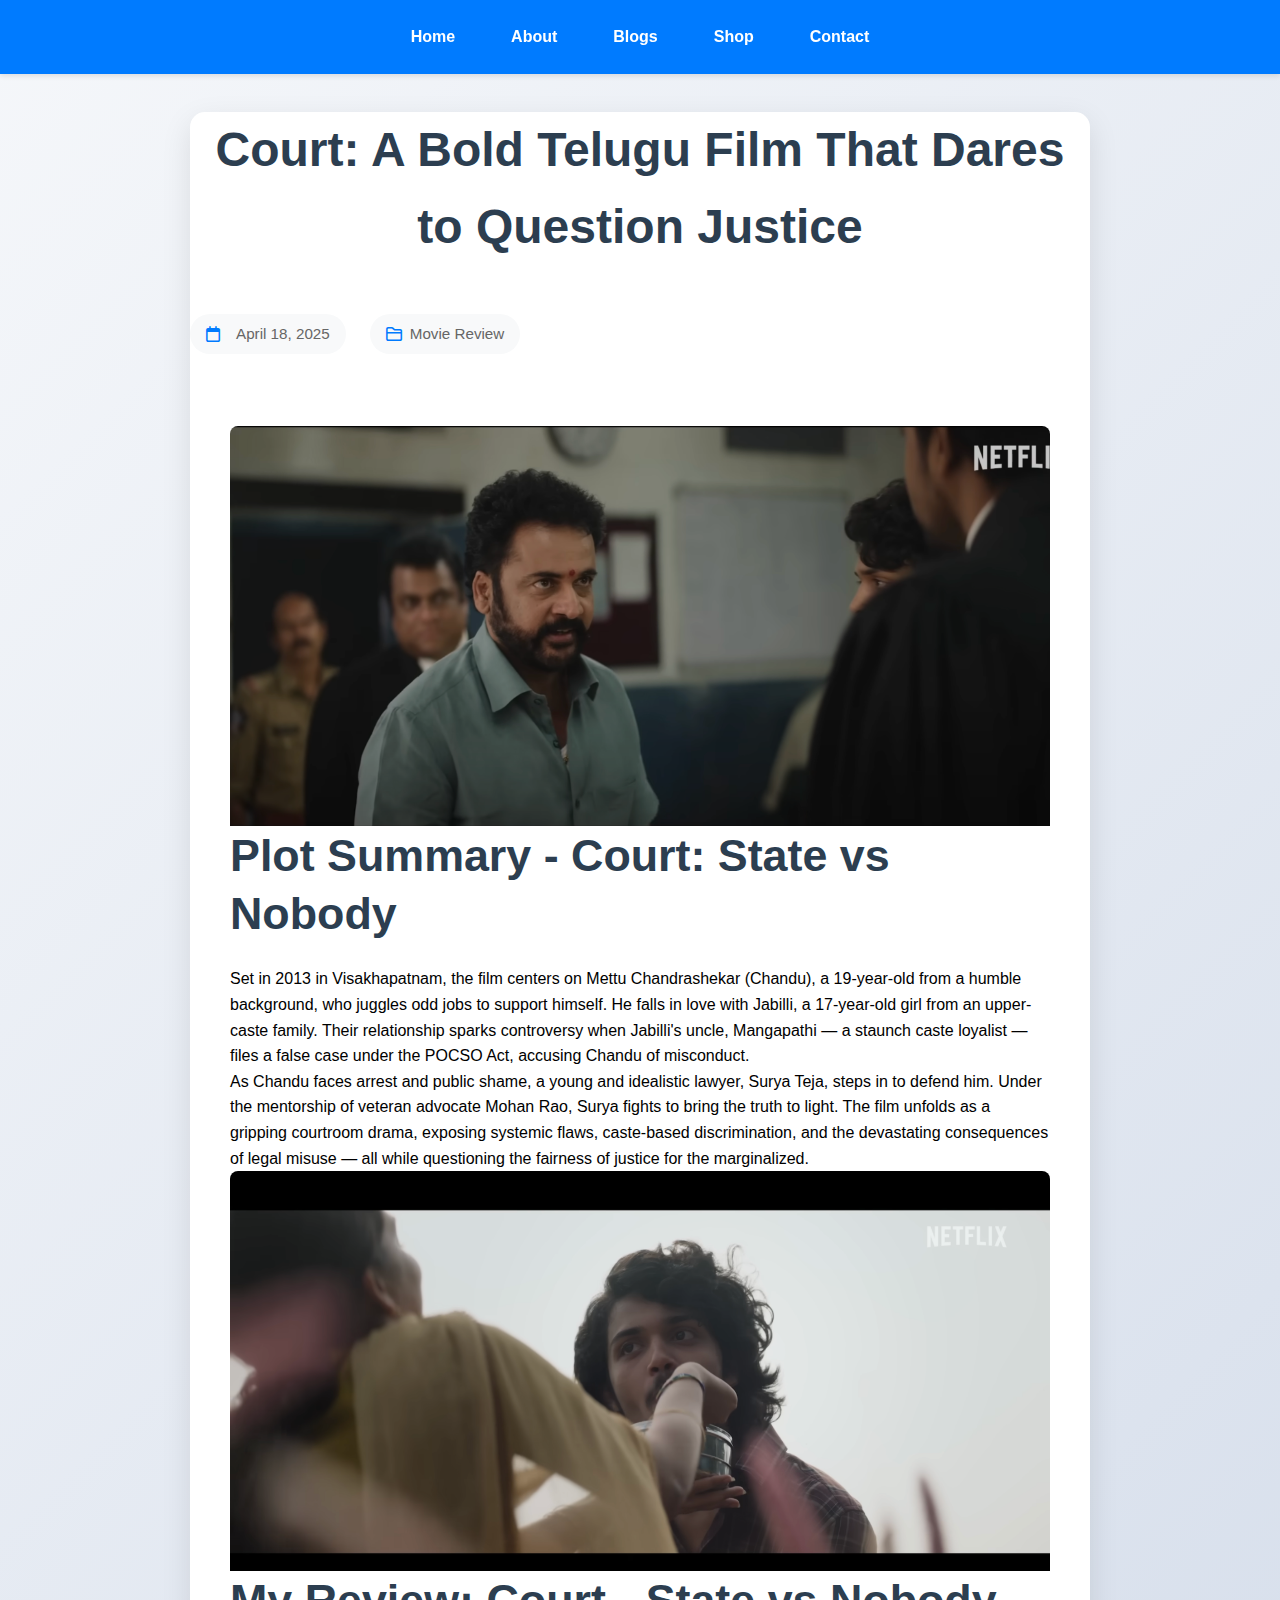
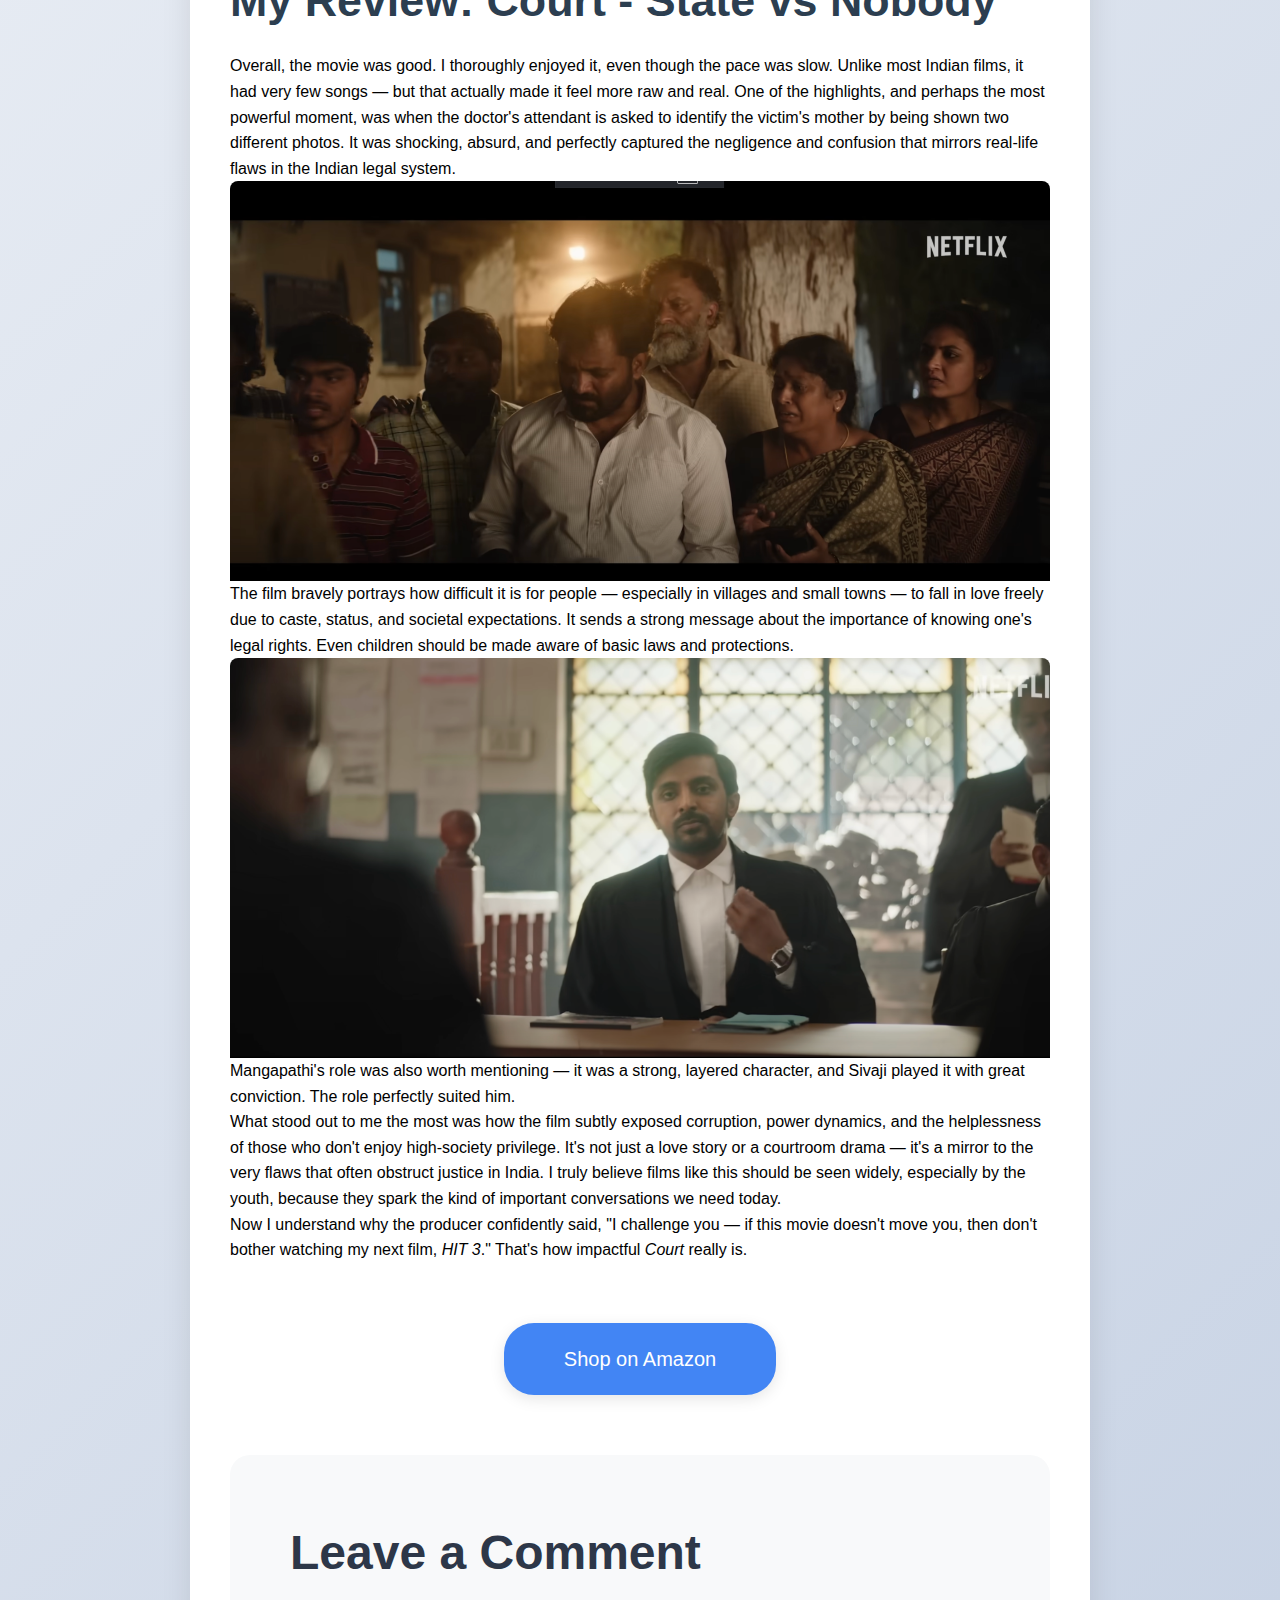
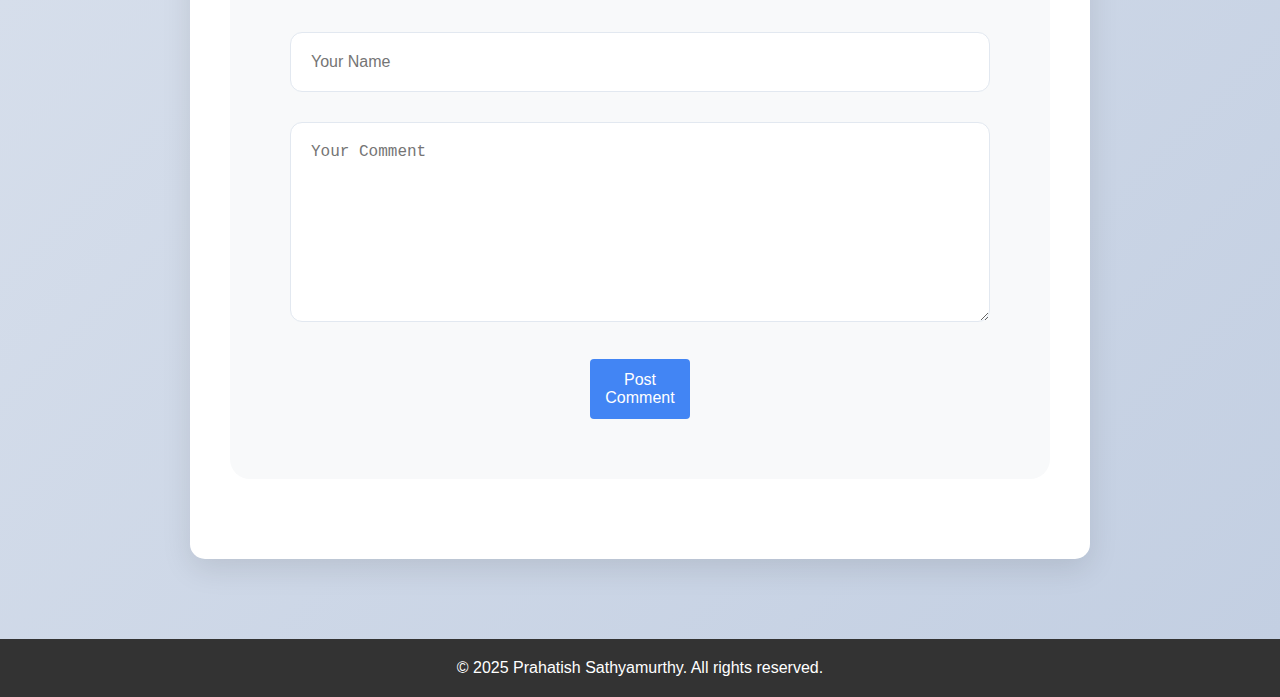
<file: blog5.html>
<!DOCTYPE html>
<html lang="en">
<head>
    <meta charset="UTF-8">
    <meta name="viewport" content="width=device-width, initial-scale=1.0">
    <meta name="google-site-verification" content="BdggSzAPu0mIn9MNPAJq2wXGtP_gVF_-qY9NPUPXfdI" />
    <title>Court: A Bold Telugu Film That Dares to Question Justice - Prahatish Sathyamurthy</title>
    <link rel="stylesheet" href="style.css">
    <link rel="stylesheet" href="https://cdnjs.cloudflare.com/ajax/libs/font-awesome/6.0.0/css/all.min.css">
</head>
<body>
    <div class="navbar">
        <ul>
            <li><a href="Index.html">Home</a></li>
            <li><a href="About.html">About</a></li>
            <li><a href="Blogs.html">Blogs</a></li>
            <li><a href="Shop.html">Shop</a></li>
            <li><a href="Contact.html">Contact</a></li>
        </ul>
    </div>

    <div id="single-blog">
        <div class="blogs-container">
            <article class="blog-post single">
                <h1>Court: A Bold Telugu Film That Dares to Question Justice</h1>
                
                <div class="blog-meta">
                    <span class="date">
                        <i class="far fa-calendar"></i>
                        April 18, 2025
                    </span>
                    <span class="category">
                        <i class="far fa-folder"></i>
                        Movie Review
                    </span>
                </div>

                <div class="blog-content">
                    <div class="blog-image">
                        <img src="images/Blog_5_2.jpeg" alt="Court Movie Poster">
                    </div>

                    <h2>Plot Summary - Court: State vs Nobody</h2>
                    <p>Set in 2013 in Visakhapatnam, the film centers on Mettu Chandrashekar (Chandu), a 19-year-old from a humble background, who juggles odd jobs to support himself. He falls in love with Jabilli, a 17-year-old girl from an upper-caste family. Their relationship sparks controversy when Jabilli's uncle, Mangapathi — a staunch caste loyalist — files a false case under the POCSO Act, accusing Chandu of misconduct.</p>

                    <p>As Chandu faces arrest and public shame, a young and idealistic lawyer, Surya Teja, steps in to defend him. Under the mentorship of veteran advocate Mohan Rao, Surya fights to bring the truth to light. The film unfolds as a gripping courtroom drama, exposing systemic flaws, caste-based discrimination, and the devastating consequences of legal misuse — all while questioning the fairness of justice for the marginalized.</p>

                    <div class="blog-image">
                        <img src="images/Blog_5_3.jpeg" alt="Court Movie Scene">
                    </div>

                    <h2>My Review: Court - State vs Nobody</h2>
                    <p>Overall, the movie was good. I thoroughly enjoyed it, even though the pace was slow. Unlike most Indian films, it had very few songs — but that actually made it feel more raw and real. One of the highlights, and perhaps the most powerful moment, was when the doctor's attendant is asked to identify the victim's mother by being shown two different photos. It was shocking, absurd, and perfectly captured the negligence and confusion that mirrors real-life flaws in the Indian legal system.</p>

                    <div class="blog-image">
                        <img src="images/Blog_5_4.jpeg" alt="Court Movie Scene - Courtroom">
                    </div>

                    <p>The film bravely portrays how difficult it is for people — especially in villages and small towns — to fall in love freely due to caste, status, and societal expectations. It sends a strong message about the importance of knowing one's legal rights. Even children should be made aware of basic laws and protections.</p>

                    <div class="blog-image">
                        <img src="images/Blog_5_5.jpeg" alt="Court Movie Scene - Emotional Moment">
                    </div>

                    <p>Mangapathi's role was also worth mentioning — it was a strong, layered character, and Sivaji played it with great conviction. The role perfectly suited him.</p>

                    <p>What stood out to me the most was how the film subtly exposed corruption, power dynamics, and the helplessness of those who don't enjoy high-society privilege. It's not just a love story or a courtroom drama — it's a mirror to the very flaws that often obstruct justice in India. I truly believe films like this should be seen widely, especially by the youth, because they spark the kind of important conversations we need today.</p>

                    <p>Now I understand why the producer confidently said, "I challenge you — if this movie doesn't move you, then don't bother watching my next film, <em>HIT 3</em>." That's how impactful <em>Court</em> really is.</p>

                    <div style="width: 100%; display: flex; justify-content: center; margin: 60px 0;">
                        <a href="https://amzn.to/3YDoUtg" target="_blank" rel="noopener noreferrer" style="text-decoration: none; display: inline-block;">
                            <div style="background-color: #4285f4; color: white; padding: 20px 60px; border-radius: 30px; font-size: 20px; font-weight: 500; box-shadow: 0 4px 15px rgba(0, 0, 0, 0.1); font-family: Arial, sans-serif;">Shop on Amazon</div>
                        </a>
                    </div>

                    <div class="modern-comments-section">
                        <h3>Leave a Comment</h3>
                        <form class="modern-comment-form">
                            <div class="modern-form-group">
                                <input type="text" placeholder="Your Name" required>
                            </div>
                            <div class="modern-form-group">
                                <textarea placeholder="Your Comment" required></textarea>
                            </div>
                            <button type="submit" class="modern-submit-button">Post Comment</button>
                        </form>
                    </div>
                </div>
            </article>
        </div>
    </div>

    <footer>
        <p>© 2025 Prahatish Sathyamurthy. All rights reserved.</p>
    </footer>
</body>
</html>
</file>
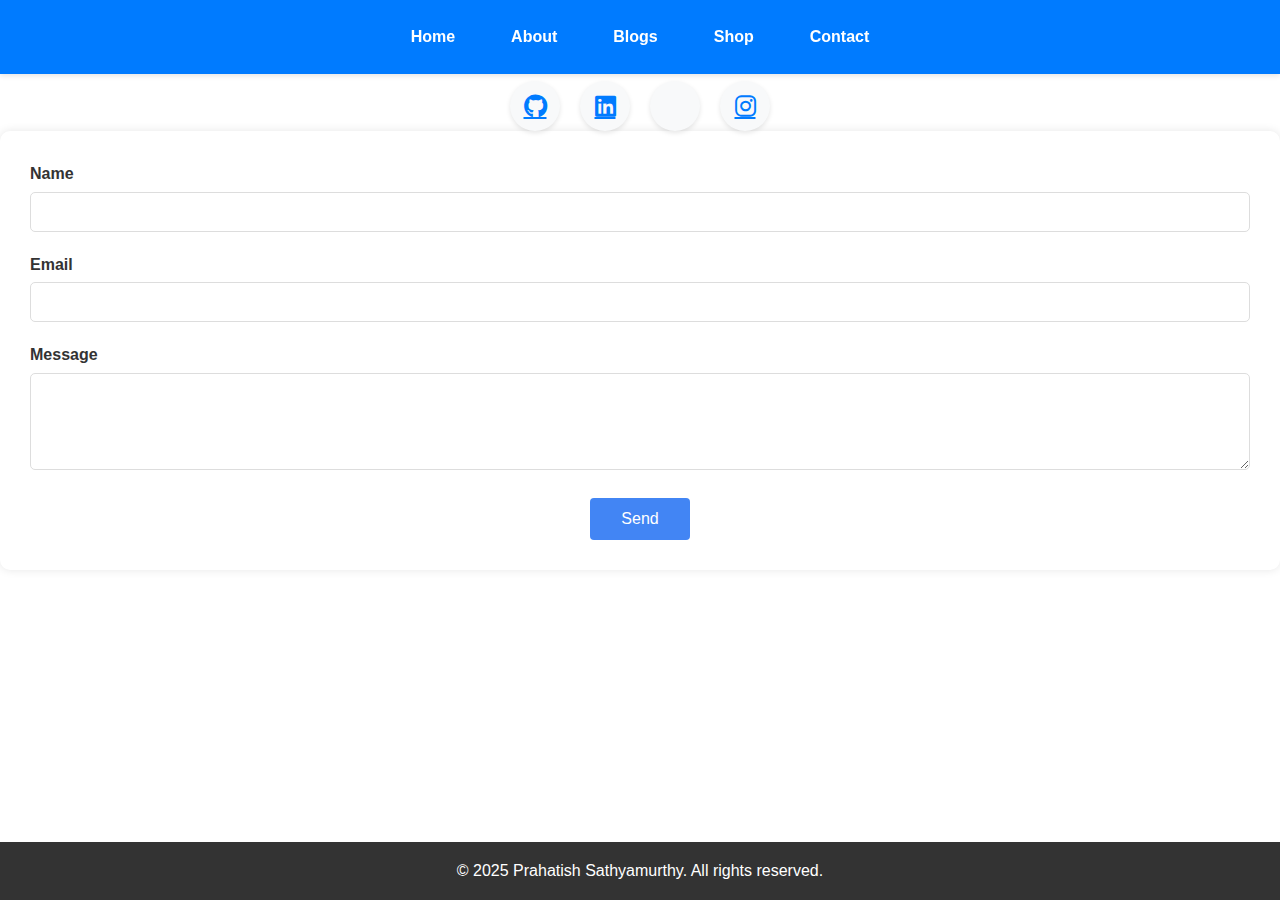
<file: Contact.html>
<!DOCTYPE html>
<html lang="en">
<head>
    <meta charset="UTF-8">
    <meta name="viewport" content="width=device-width, initial-scale=1.0">
    <meta name="google-site-verification" content="BdggSzAPu0mIn9MNPAJq2wXGtP_gVF_-qY9NPUPXfdI" />
    <title>Contact Me</title>
    <link rel="stylesheet" href="style.css">
    <link rel="stylesheet" href="https://cdnjs.cloudflare.com/ajax/libs/font-awesome/6.0.0/css/all.min.css">
    <script>
        function sendEmail(e) {
            e.preventDefault();
            var name = document.getElementById('name').value;
            var email = document.getElementById('email').value;
            var message = document.getElementById('message').value;
            
            var mailtoLink = 'mailto:prahatish0711@gmail.com'
                + '?subject=' + encodeURIComponent('Contact Form Message from ' + name)
                + '&body=' + encodeURIComponent('Name: ' + name + '\nEmail: ' + email + '\n\nMessage:\n' + message);
            
            window.location.href = mailtoLink;
        }
    </script>
</head>
<body>
    <div class="navbar">
        <ul>
            <li><a href="Index.html">Home</a></li>
            <li><a href="About.html">About</a></li>
            <li><a href="Blogs.html">Blogs</a></li>
            <li><a href="Shop.html">Shop</a></li>
            <li><a href="Contact.html">Contact</a></li>
        </ul>
    </div>

    <div class="contact-section">
        <h1>Contact Me</h1>
        <div class="social-links">
            <a href="https://github.com/Prahal007" class="social-link" target="_blank">
                <i class="fab fa-github"></i>
            </a>
            <a href="https://www.linkedin.com/in/prahatish/" class="social-link" target="_blank">
                <i class="fab fa-linkedin"></i>
            </a>
            <a href="https://x.com/sprahatish" class="social-link" target="_blank">
                <i class="fab fa-x-twitter"></i>
            </a>
            <a href="https://www.instagram.com/the_avgeek_/" class="social-link" target="_blank">
                <i class="fab fa-instagram"></i>
            </a>
        </div>
        <div class="contact-form">
            <form id="contact-form" onsubmit="sendEmail(event)">
                <div class="form-group">
                    <label for="name">Name</label>
                    <input type="text" id="name" name="name" required>
                </div>

                <div class="form-group">
                    <label for="email">Email</label>
                    <input type="email" id="email" name="email" required>
                </div>

                <div class="form-group">
                    <label for="message">Message</label>
                    <textarea id="message" name="message" rows="5" required></textarea>
                </div>

                <button type="submit">Send</button>
            </form>
        </div>
    </div>

    <footer>
        <p>© 2025 Prahatish Sathyamurthy. All rights reserved.</p>
    </footer>
</body>
</html>
</file>
<file: style.css>
/* Reset */
* {
    margin: 0;
    padding: 0;
    box-sizing: border-box;
}

body {
    font-family: Arial, sans-serif;
    line-height: 1.6;
    min-height: 100vh;
    display: flex;
    flex-direction: column;
}

/* Home Section */
#home {
    min-height: 100vh;
    display: flex;
    align-items: center;
    justify-content: center;
    background: linear-gradient(135deg, #f5f7fa 0%, #c3cfe2 100%);
    padding: 0;
    margin: 0;
}

.home-content {
    display: flex;
    align-items: center;
    justify-content: space-between;
    gap: 4rem;
    max-width: 1400px;
    width: 100%;
    margin: 0 auto;
    padding: 0 40px;
}

.home-text {
    flex: 1;
    text-align: left;
}

.home-text h1 {
    font-size: 4rem;
    margin-bottom: 1rem;
    color: #2c3e50;
    font-weight: 700;
    line-height: 1.2;
}

.tagline {
    font-size: 1.8rem;
    color: #34495e;
    max-width: 800px;
    line-height: 1.4;
    font-weight: 400;
}

.home-text p {
    font-size: 1.5rem;
    color: #34495e;
    max-width: 600px;
}

.home-image {
    flex: 1;
    display: flex;
    justify-content: center;
    align-items: center;
}

.profile-image {
    max-width: 100%;
    height: auto;
    max-height: 80vh;
    border-radius: 20px;
    box-shadow: 0 10px 30px rgba(0, 0, 0, 0.2);
    transition: transform 0.3s ease;
    object-fit: cover;
}

.profile-image:hover {
    transform: scale(1.02);
}

/* Responsive Design for Home Section */
@media (max-width: 1024px) {
    .home-content {
        gap: 2rem;
        padding: 0 20px;
    }
    
    .home-text h1 {
        font-size: 2.8rem;
    }
    
    .home-text p {
        font-size: 1.2rem;
    }
}

@media (max-width: 768px) {
    .home-content {
        flex-direction: column;
        text-align: center;
        padding: 40px 20px;
    }
    
    .home-text {
        text-align: center;
    }
    
    .home-text h1 {
        font-size: 2.5rem;
    }
    
    .profile-image {
        max-width: 90%;
        max-height: 60vh;
    }
}

/* Navbar */
.navbar {
    background-color: #007bff;
    padding: 1rem;
    position: fixed;
    top: 0;
    left: 0;
    right: 0;
    z-index: 1000;
    box-shadow: 0 2px 5px rgba(0, 0, 0, 0.1);
}

.navbar ul {
    list-style: none;
    display: flex;
    justify-content: center;
    gap: 1.5rem;
    flex-wrap: wrap;
    margin: 0;
    padding: 0;
}

.navbar a {
    color: white;
    text-decoration: none;
    font-weight: bold;
    padding: 0.5rem 1rem;
    border-radius: 4px;
    transition: background-color 0.3s ease;
    white-space: nowrap;
    display: flex;
    align-items: center;
    gap: 0.5rem;
}

.navbar a:hover {
    background-color: rgba(255, 255, 255, 0.1);
}

.menu-toggle {
    display: none;
    background: none;
    border: none;
    color: white;
    font-size: 1.5rem;
    cursor: pointer;
    padding: 0.5rem;
}

@media screen and (max-width: 768px) {
    .menu-toggle {
        display: block;
        position: absolute;
        right: 1rem;
        top: 1rem;
    }

    .navbar {
        padding: 1rem;
    }

    .navbar ul {
        display: none;
        position: absolute;
        top: 100%;
        left: 0;
        right: 0;
        background-color: #007bff;
        flex-direction: column;
        padding: 1rem;
        text-align: center;
    }

    .navbar ul.active {
        display: flex;
    }

    .navbar li {
        margin: 0.5rem 0;
    }

    .navbar a {
        padding: 0.8rem;
        justify-content: center;
        width: 100%;
    }

    body {
        padding-top: 60px;
    }
}

/* Contact Section */
#contact {
    min-height: 100vh;
    display: flex;
    align-items: center;
    justify-content: center;
    background: linear-gradient(135deg, #f5f7fa 0%, #c3cfe2 100%);
    padding: 120px 20px;
}

.contact-container {
    display: flex;
    gap: 40px;
    max-width: 1200px;
    width: 100%;
    margin: 0 auto;
    background: white;
    padding: 40px;
    border-radius: 20px;
    box-shadow: 0 10px 30px rgba(0, 0, 0, 0.1);
}

.contact-info {
    flex: 1;
    padding-right: 40px;
    border-right: 1px solid #eee;
}

.contact-info h1 {
    font-size: 2.5rem;
    margin-bottom: 1rem;
    color: #2c3e50;
}

.contact-info p {
    font-size: 1.2rem;
    color: #34495e;
    margin-bottom: 2rem;
}

.contact-list {
    list-style: none;
    padding: 0;
    margin-bottom: 2rem;
}

.contact-list li {
    margin-bottom: 1rem;
    font-size: 1.1rem;
    color: #34495e;
}

.contact-list strong {
    color: #2c3e50;
    margin-right: 0.5rem;
}

.social-links {
    display: flex;
    gap: 1.5rem;
    margin-top: 2rem;
    justify-content: center;
    align-items: center;
}

.social-link {
    color: #2c3e50;
    font-size: 2rem;
    transition: transform 0.3s ease, color 0.3s ease;
    display: flex;
    align-items: center;
    justify-content: center;
    width: 50px;
    height: 50px;
    border-radius: 50%;
    background-color: #f8f9fa;
    box-shadow: 0 2px 5px rgba(0, 0, 0, 0.1);
}

.social-link:hover {
    transform: translateY(-5px);
    box-shadow: 0 5px 15px rgba(0, 0, 0, 0.2);
}

.social-link:nth-child(1):hover { color: #333; } /* GitHub */
.social-link:nth-child(2):hover { color: #0077b5; } /* LinkedIn */
.social-link:nth-child(3):hover { color: #000000; } /* X (Twitter) */
.social-link:nth-child(4):hover { color: #e4405f; } /* Instagram */

.contact-form {
    flex: 1;
}

.contact-form h2 {
    font-size: 2rem;
    margin-bottom: 1.5rem;
    color: #2c3e50;
}

.form-group {
    margin-bottom: 1.5rem;
}

.form-group label {
    display: block;
    margin-bottom: 0.5rem;
    color: #34495e;
    font-weight: 500;
}

.form-group input,
.form-group textarea {
    width: 100%;
    padding: 12px;
    border: 1px solid #ddd;
    border-radius: 8px;
    font-size: 1rem;
    transition: border-color 0.3s ease;
}

.form-group input:focus,
.form-group textarea:focus {
    outline: none;
    border-color: #007bff;
}

.submit-btn {
    background-color: #007bff;
    color: white;
    padding: 12px 24px;
    border: none;
    border-radius: 8px;
    font-size: 1rem;
    font-weight: 500;
    cursor: pointer;
    transition: background-color 0.3s ease;
}

.submit-btn:hover {
    background-color: #0056b3;
}

@media (max-width: 768px) {
    .contact-container {
        flex-direction: column;
        padding: 20px;
    }
    
    .contact-info {
        padding-right: 0;
        border-right: none;
        border-bottom: 1px solid #eee;
        padding-bottom: 20px;
        margin-bottom: 20px;
    }
    
    .contact-info h1,
    .contact-form h2 {
        font-size: 2rem;
    }
    
    .social-links {
        gap: 1rem;
    }
    
    .social-link {
        font-size: 1.8rem;
        width: 45px;
        height: 45px;
    }
}

/* Footer */
footer {
    background-color: #333;
    color: white;
    text-align: center;
    padding: 1rem;
    margin-top: auto;
}

/* Styling for Content */
section {
    min-height: 100vh;
    padding: 120px 20px;
    display: flex;
    flex-direction: column;
    justify-content: center;
    align-items: center;
    text-align: center;
}

section h1 {
    font-size: 2.5em;
    margin-bottom: 20px;
}

section p {
    font-size: 1.2em;
    max-width: 600px;
    line-height: 1.6;
}

/* Add smooth transition for sections */
.section {
    padding: 40px 0;
    transition: all 0.3s ease;
}

/* Add hover effect for sections */
.section:hover {
    transform: translateY(-5px);
    box-shadow: 0 5px 15px rgba(0, 0, 0, 0.1);
}

/* Contact Page Styles */
.contact-container {
    display: flex;
    justify-content: space-between;
    gap: 40px;
    max-width: 1000px;
    margin: 0 auto;
    padding: 20px;
}

.contact-info, .contact-form {
    flex: 1;
    background: white;
    padding: 30px;
    border-radius: 10px;
    box-shadow: 0 0 10px rgba(0, 0, 0, 0.1);
}

.contact-list {
    list-style: none;
    padding: 0;
}

.contact-list li {
    margin-bottom: 15px;
    font-size: 1.1em;
}

.contact-list strong {
    color: #007bff;
}

.form-group {
    margin-bottom: 20px;
}

.form-group label {
    display: block;
    margin-bottom: 5px;
    font-weight: bold;
    color: #333;
}

.form-group input,
.form-group textarea {
    width: 100%;
    padding: 10px;
    border: 1px solid #ddd;
    border-radius: 5px;
    font-size: 1em;
}

.form-group textarea {
    resize: vertical;
}

.submit-btn {
    background-color: #007bff;
    color: white;
    padding: 12px 24px;
    border: none;
    border-radius: 5px;
    cursor: pointer;
    font-size: 1em;
    font-weight: bold;
    transition: background-color 0.3s ease;
}

.submit-btn:hover {
    background-color: #0056b3;
}

/* Responsive Design */
@media (max-width: 768px) {
    .contact-container {
        flex-direction: column;
    }
    
    .contact-info, .contact-form {
        width: 100%;
    }
}

/* Contact Form Styles */
.contact-form-container {
    max-width: 400px;
    margin: 120px auto 40px;
    padding: 30px;
    background-color: white;
    border-radius: 8px;
    box-shadow: 0 2px 4px rgba(0, 0, 0, 0.1);
}

.contact-form-container h1 {
    text-align: center;
    margin-bottom: 30px;
    color: #333;
    font-size: 32px;
    font-weight: normal;
}

.form-field {
    margin-bottom: 20px;
}

.form-field label {
    display: block;
    margin-bottom: 8px;
    color: #333;
    font-size: 16px;
}

.form-field input,
.form-field textarea {
    width: 100%;
    padding: 10px;
    border: 1px solid #ddd;
    border-radius: 4px;
    font-size: 16px;
    box-sizing: border-box;
}

.form-field textarea {
    height: 120px;
    resize: vertical;
}

button[type="submit"] {
    width: 100px;
    padding: 12px;
    background-color: #4285f4;
    color: white;
    border: none;
    border-radius: 4px;
    font-size: 16px;
    cursor: pointer;
    display: block;
    margin: 0 auto;
    transition: background-color 0.3s ease;
}

button[type="submit"]:hover {
    background-color: #3367d6;
}

/* Shop Section */
#shop {
    min-height: 100vh;
    display: flex;
    align-items: center;
    justify-content: center;
    background: linear-gradient(135deg, #f5f7fa 0%, #c3cfe2 100%);
    padding: 120px 20px;
}

.shop-container {
    max-width: 800px;
    width: 100%;
    margin: 0 auto;
    background: white;
    padding: 40px;
    border-radius: 20px;
    box-shadow: 0 10px 30px rgba(0, 0, 0, 0.1);
    text-align: center;
}

.shop-container h1 {
    font-size: 2.5rem;
    margin-bottom: 1rem;
    color: #2c3e50;
}

.shop-container p {
    font-size: 1.2rem;
    color: #34495e;
}

@media (max-width: 768px) {
    .navbar ul {
        gap: 1rem;
        padding: 0.5rem;
    }
    
    .navbar a {
        padding: 0.5rem;
        font-size: 0.9rem;
    }
}

/* Blog Section */
#blogs {
    min-height: 100vh;
    display: flex;
    align-items: center;
    justify-content: center;
    background: linear-gradient(135deg, #f5f7fa 0%, #c3cfe2 100%);
    padding: 120px 20px;
}

.blogs-container {
    max-width: 1200px;
    width: 95%;
    margin: 0 auto;
    padding: 1rem;
}

.blogs-container h1 {
    text-align: center;
    font-size: 3rem;
    margin-bottom: 3rem;
    color: #2c3e50;
}

.blog-grid {
    display: grid;
    grid-template-columns: repeat(3, 1fr);
    gap: 1.5rem;
    margin-top: 2rem;
    width: 100%;
}

/* Ensure proper blog post ordering */
.blog-post[data-date="2024-04-14"] {
    order: 1;
}

.blog-post[data-date="2024-04-15"] {
    order: 2;
}

.blog-post[data-date="2024-04-16"] {
    order: 3;
}

.blog-post {
    background: white;
    border-radius: 10px;
    overflow: hidden;
    box-shadow: 0 4px 6px rgba(0, 0, 0, 0.1);
    transition: all 0.3s ease;
    display: flex;
    flex-direction: column;
    height: 100%;
}

.blog-post:hover {
    transform: translateY(-5px);
    box-shadow: 0 8px 25px rgba(0, 0, 0, 0.15);
}

.blog-image {
    width: 100%;
    height: 300px;
    overflow: hidden;
    border-radius: 8px 8px 0 0;
    position: relative;
    background-color: #f5f5f5;
}

.blog-image img {
    width: 100%;
    height: 100%;
    object-fit: cover;
    object-position: center;
    transition: transform 0.3s ease;
    display: block;
}

.blog-post:hover .blog-image img {
    transform: scale(1.05);
}

.blog-content {
    padding: 2.5rem;
    text-align: left;
}

.blog-content h2 {
    font-size: 2.2rem;
    color: #2c3e50;
    margin-bottom: 1.5rem;
    line-height: 1.4;
    text-align: left;
}

.blog-excerpt {
    color: #444;
    line-height: 1.8;
    font-size: 1.1rem;
    margin-bottom: 2rem;
    text-align: justify;
}

.read-more {
    display: inline-flex;
    align-items: center;
    gap: 0.5rem;
    color: #007bff;
    text-decoration: none;
    font-weight: 500;
    transition: color 0.3s ease;
}

.read-more:hover {
    color: #0056b3;
}

.read-more i {
    transition: transform 0.3s ease;
}

.read-more:hover i {
    transform: translateX(5px);
}

/* Blog Meta Styles */
.blog-meta {
    display: flex;
    gap: 1.5rem;
    margin-bottom: 1.5rem;
    color: #666;
    font-size: 0.95rem;
}

.blog-meta span {
    display: inline-flex;
    align-items: center;
    gap: 0.5rem;
    padding: 0.5rem 1.2rem;
    background-color: #f8f9fa;
    border-radius: 20px;
    transition: all 0.3s ease;
}

.blog-meta span:hover {
    background-color: #e9ecef;
    transform: translateY(-2px);
}

.blog-meta i {
    color: #007bff;
    font-size: 1rem;
}

.blog-meta .date {
    background-color: #f8f9fa;
    color: #666;
    padding: 0.5rem 1.2rem;
    border-radius: 20px;
    font-weight: 500;
    transition: all 0.3s ease;
}

.blog-meta .date i {
    color: #007bff;
    margin-right: 0.5rem;
}

.blog-meta .date:hover {
    background-color: #e9ecef;
    transform: translateY(-2px);
}

.blog-meta .category {
    background-color: #f8f9fa;
    color: #666;
}

@media (max-width: 1024px) {
    .blog-grid {
        grid-template-columns: repeat(2, 1fr);
    }
}

@media (max-width: 768px) {
    .blog-grid {
        grid-template-columns: 1fr;
    }
    
    .blogs-container {
        padding: 1rem;
    }
    
    .blog-content {
        padding: 1.8rem;
    }
    
    .blog-content h2 {
        font-size: 1.8rem;
    }
    
    .blog-excerpt,
    .article-content p {
        font-size: 1rem;
        line-height: 1.7;
    }
    
    .blog-meta {
        flex-wrap: wrap;
        gap: 1rem;
    }
    
    .blog-meta span {
        padding: 0.4rem 0.8rem;
        font-size: 0.9rem;
    }
    
    .blog-meta .date,
    .blog-meta .category {
        padding: 0.4rem 1rem;
        font-size: 0.9rem;
    }
}

/* Full Article Styles */
.full-article {
    max-width: 800px;
    margin: 4rem auto;
    padding: 2rem;
    background: white;
    border-radius: 15px;
    box-shadow: 0 5px 15px rgba(0, 0, 0, 0.1);
}

.full-article h2 {
    font-size: 2.5rem;
    color: #2c3e50;
    margin-bottom: 1rem;
    line-height: 1.3;
}

.article-meta {
    display: flex;
    gap: 2rem;
    margin-bottom: 2rem;
    color: #666;
    font-size: 1rem;
}

.article-meta span {
    display: flex;
    align-items: center;
    gap: 0.5rem;
}

.article-meta i {
    color: #007bff;
}

.article-content {
    font-size: 1.2rem;
    line-height: 1.8;
    color: #333;
    padding: 2rem;
    display: block;
    visibility: visible;
}

.article-content.visible {
    display: block;
    visibility: visible;
}

.blog-preview.hidden {
    display: none;
    opacity: 0;
}

.article-content h3 {
    font-size: 1.8rem;
    color: #2c3e50;
    margin: 2.5rem 0 1.2rem;
    line-height: 1.4;
    text-align: left;
}

.article-content p {
    margin-bottom: 1.8rem;
    text-align: justify;
}

.article-content ul {
    margin: 1.5rem 0 2rem;
    padding-left: 2rem;
    text-align: left;
}

.article-content li {
    margin-bottom: 1rem;
    line-height: 1.7;
    text-align: left;
}

.article-content strong {
    color: #2c3e50;
}

@media (max-width: 768px) {
    .full-article {
        margin: 2rem auto;
        padding: 1.5rem;
    }
    
    .full-article h2 {
        font-size: 2rem;
    }
    
    .article-meta {
        flex-direction: column;
        gap: 1rem;
    }
    
    .article-content h3 {
        font-size: 1.5rem;
    }
}

/* Coming Soon Section */
.coming-soon {
    background-color: #f8f9fa;
    padding: 40px;
    border-radius: 8px;
    margin-top: 20px;
    box-shadow: 0 2px 4px rgba(0,0,0,0.1);
    text-align: center;
}

.coming-soon h3 {
    font-size: 2.5em;
    color: #ff6b6b;
    margin-bottom: 20px;
    text-transform: uppercase;
    letter-spacing: 2px;
}

.coming-soon p {
    color: #666;
    font-size: 1.2em;
}

/* AdSense Container */
.ad-container {
    max-width: 1200px;
    margin: 20px auto;
    padding: 20px;
    text-align: center;
    background-color: #f8f9fa;
    border-radius: 8px;
}

/* Mobile Responsive Styles */
@media screen and (max-width: 768px) {
    .navbar {
        padding: 0.5rem;
        position: fixed;
        top: 0;
        width: 100%;
        background-color: #007bff;
        z-index: 1000;
    }

    .navbar ul {
        display: flex;
        flex-direction: row;
        justify-content: space-around;
        align-items: center;
        padding: 0;
        margin: 0;
        width: 100%;
    }

    .navbar li {
        margin: 0;
        padding: 0;
    }

    .navbar a {
        padding: 0.5rem;
        font-size: 0.9rem;
        display: block;
        text-align: center;
    }

    /* Adjust content padding to account for fixed navbar */
    body {
        padding-top: 60px;
    }

    section {
        padding-top: 20px;
    }

    /* Ensure content starts below navbar */
    #home, #about, #blogs, #shop, #contact {
        margin-top: 0;
        padding-top: 20px;
    }

    /* Home Section */
    #home {
        padding-top: 100px !important;
    }

    .home-content {
        flex-direction: column;
        text-align: center;
        padding: 10px;
        gap: 2rem;
    }

    .home-text h1 {
        font-size: 2em;
        margin-bottom: 0.5rem;
    }

    .tagline {
        font-size: 1.2em;
    }

    .home-image {
        width: 100%;
        padding: 0 20px;
    }

    .profile-image {
        max-width: 200px;
        margin: 0 auto;
    }

    /* Blog Section */
    .blog-grid {
        grid-template-columns: 1fr;
        padding: 0;
    }

    .blog-post {
        margin: 0 0 20px 0;
    }

    /* Contact Section */
    .contact-container {
        padding: 15px;
        margin: 15px;
    }

    .contact-info, 
    .contact-form {
        padding: 15px;
    }

    /* AdSense Container */
    .ad-container {
        margin: 10px -15px;
        padding: 10px;
        border-radius: 0;
    }
}

/* Additional mobile-specific adjustments */
@media screen and (max-width: 480px) {
    .navbar a {
        font-size: 0.8rem;
        padding: 0.4rem;
    }

    .blog-grid {
        grid-template-columns: 1fr;
        padding: 0 15px;
    }

    .blog-post {
        margin-bottom: 1.5rem;
    }
}

/* Blogs Preview Section */
.blogs-preview {
    text-align: center;
    padding: 40px 20px;
    background: white;
    border-radius: 10px;
    box-shadow: 0 4px 6px rgba(0, 0, 0, 0.1);
    margin: 20px auto;
    max-width: 800px;
}

.blogs-preview p {
    font-size: 1.2em;
    color: #2c3e50;
    margin-bottom: 30px;
}

.view-all-blogs {
    display: inline-block;
    padding: 15px 30px;
    background: #007bff;
    color: white;
    text-decoration: none;
    border-radius: 30px;
    font-weight: 600;
    font-size: 1.1em;
    transition: all 0.3s ease;
    border: 2px solid #007bff;
}

.view-all-blogs:hover {
    background: transparent;
    color: #007bff;
    transform: translateY(-2px);
}

@media screen and (max-width: 768px) {
    .blogs-preview {
        margin: 20px 15px;
        padding: 30px 15px;
    }

    .blogs-preview p {
        font-size: 1.1em;
    }

    .view-all-blogs {
        padding: 12px 25px;
        font-size: 1em;
    }
}

/* About Section */
#about {
    min-height: 100vh;
    display: flex;
    align-items: center;
    justify-content: center;
    background: linear-gradient(135deg, #f5f7fa 0%, #c3cfe2 100%);
    padding: 120px 20px;
}

.about-content {
    max-width: 800px;
    margin: 0 auto;
    padding: 40px;
    background: white;
    border-radius: 20px;
    box-shadow: 0 10px 30px rgba(0, 0, 0, 0.1);
}

.about-text {
    text-align: center;
}

.about-text p {
    font-size: 1.2rem;
    color: #34495e;
    line-height: 1.6;
    margin-bottom: 20px;
}

.education-info {
    margin-top: 30px;
    padding-top: 20px;
    border-top: 1px solid #eee;
}

.education-info p {
    font-size: 1.1rem;
    color: #2c3e50;
    margin-bottom: 15px;
    line-height: 1.5;
}

.passions-section {
    margin-top: 30px;
    padding-top: 20px;
    border-top: 1px solid #eee;
}

.passions-section h2 {
    font-size: 1.8rem;
    color: #2c3e50;
    margin-bottom: 20px;
}

.passions-section ul {
    list-style: none;
    padding: 0;
    margin: 0;
    text-align: left;
}

.passions-section li {
    font-size: 1.2rem;
    color: #34495e;
    line-height: 1.6;
    margin-bottom: 20px;
    padding-left: 30px;
    position: relative;
}

.passions-section li:before {
    content: "•";
    color: #007bff;
    font-size: 1.5rem;
    position: absolute;
    left: 0;
    top: -2px;
}

@media (max-width: 768px) {
    .about-content {
        padding: 20px;
        margin: 20px;
    }

    .about-text p {
        font-size: 1rem;
    }

    .education-info p {
        font-size: 0.95rem;
    }

    .passions-section h2 {
        font-size: 1.5rem;
    }

    .passions-section li {
        font-size: 1.1rem;
    }
}

/* GitHub Repositories Section */
.github-repos {
    margin-top: 40px;
}

.github-repos h2 {
    text-align: center;
    font-size: 2rem;
    color: #2c3e50;
    margin-bottom: 30px;
}

.repo-grid {
    display: grid;
    grid-template-columns: repeat(auto-fit, minmax(300px, 1fr));
    gap: 30px;
    margin-top: 20px;
}

.repo-card {
    background: #f8f9fa;
    padding: 25px;
    border-radius: 15px;
    box-shadow: 0 5px 15px rgba(0, 0, 0, 0.1);
    transition: transform 0.3s ease, box-shadow 0.3s ease;
}

.repo-card:hover {
    transform: translateY(-5px);
    box-shadow: 0 8px 25px rgba(0, 0, 0, 0.15);
}

.repo-card h3 {
    font-size: 1.5rem;
    color: #2c3e50;
    margin-bottom: 15px;
}

.repo-card p {
    color: #34495e;
    margin-bottom: 20px;
    line-height: 1.6;
}

.repo-meta {
    display: flex;
    gap: 20px;
    margin-bottom: 20px;
    color: #666;
}

.repo-meta span {
    display: flex;
    align-items: center;
    gap: 5px;
}

.repo-meta i {
    color: #007bff;
}

.repo-link {
    display: inline-block;
    padding: 10px 20px;
    background: #007bff;
    color: white;
    text-decoration: none;
    border-radius: 5px;
    font-weight: 500;
    transition: background-color 0.3s ease;
}

.repo-link:hover {
    background: #0056b3;
}

@media (max-width: 768px) {
    .about-content {
        padding: 20px;
    }
    
    .about-text h2 {
        font-size: 2rem;
    }
    
    .about-text .tagline {
        font-size: 1.2rem;
    }
    
    .repo-grid {
        grid-template-columns: 1fr;
    }
    
    .repo-card {
        padding: 20px;
    }
}

.comments-section {
    margin: 2rem 0;
    padding: 2rem;
    background-color: #f8f9fa;
    border-radius: 8px;
    box-shadow: 0 2px 4px rgba(0, 0, 0, 0.05);
}

.comments-section h3 {
    font-size: 1.5rem;
    color: #2c3e50;
    margin-bottom: 1.5rem;
}

.comment-form {
    margin-bottom: 2rem;
}

.comment-form .form-group {
    margin-bottom: 1rem;
}

.comment-form input,
.comment-form textarea {
    width: 100%;
    padding: 0.8rem;
    border: 1px solid #dee2e6;
    border-radius: 4px;
    font-size: 1rem;
    transition: border-color 0.3s ease;
}

.comment-form textarea {
    min-height: 100px;
    resize: vertical;
}

.comment-form input:focus,
.comment-form textarea:focus {
    outline: none;
    border-color: #007bff;
}

.submit-comment {
    background-color: #007bff;
    color: white;
    border: none;
    padding: 0.8rem 1.5rem;
    border-radius: 4px;
    font-size: 1rem;
    cursor: pointer;
    transition: background-color 0.3s ease;
}

.submit-comment:hover {
    background-color: #0056b3;
}

.comments-list {
    margin-top: 2rem;
}

.comment {
    background-color: white;
    padding: 1.5rem;
    border-radius: 8px;
    margin-bottom: 1rem;
    box-shadow: 0 1px 3px rgba(0, 0, 0, 0.1);
}

.comment-header {
    display: flex;
    justify-content: space-between;
    align-items: center;
    margin-bottom: 0.8rem;
}

.comment-header strong {
    color: #2c3e50;
    font-size: 1.1rem;
}

.comment-date {
    color: #6c757d;
    font-size: 0.9rem;
}

.comment-content {
    color: #4a5568;
    line-height: 1.6;
}

@media screen and (max-width: 768px) {
    .comments-section {
        padding: 1rem;
        margin: 1rem 0;
    }

    .comment {
        padding: 1rem;
    }

    .comment-header {
        flex-direction: column;
        align-items: flex-start;
        gap: 0.5rem;
    }
}

.blog-tags {
    margin: 2rem 0;
    display: flex;
    flex-wrap: wrap;
    gap: 10px;
    justify-content: flex-start;
}

.blog-tags span {
    background-color: #f0f2f5;
    color: #2c3e50;
    padding: 8px 16px;
    border-radius: 20px;
    font-size: 0.9rem;
    transition: all 0.3s ease;
    border: 1px solid #e9ecef;
    cursor: pointer;
    font-weight: 500;
}

.blog-tags span:hover {
    background-color: #007bff;
    color: white;
    transform: translateY(-2px);
    box-shadow: 0 2px 5px rgba(0,0,0,0.1);
}

.book-recommendation {
    text-align: center;
    margin: 50px 0;
    display: flex;
    justify-content: center;
    align-items: center;
}

.amazon-button {
    display: inline-block;
    text-decoration: none;
}

.amazon-button-inner {
    background-color: #4285f4;
    color: white;
    padding: 15px 40px;
    border-radius: 25px;
    font-size: 18px;
    font-weight: 500;
    box-shadow: 0 4px 8px rgba(0, 0, 0, 0.1);
    transition: all 0.3s ease;
    margin: 20px 0;
    display: inline-block;
}

.amazon-button:hover .amazon-button-inner {
    transform: translateY(-2px);
    box-shadow: 0 6px 12px rgba(0, 0, 0, 0.15);
}

#single-blog {
    min-height: 100vh;
    padding: 80px 0;
    background: linear-gradient(135deg, #f5f7fa 0%, #c3cfe2 100%);
}

#single-blog .blogs-container {
    max-width: 900px;
    width: 100%;
    margin: 0 auto;
    padding: 0;
}

#single-blog .blog-post.single {
    background: white;
    border-radius: 15px;
    box-shadow: 0 10px 30px rgba(0, 0, 0, 0.1);
    overflow: visible;
    margin-top: 2rem;
}

#single-blog .blog-image {
    width: 100%;
    height: 400px;
    position: relative;
    overflow: hidden;
}

#single-blog .blog-image img {
    width: 100%;
    height: 100%;
    object-fit: cover;
    object-position: center;
}

#single-blog h2 {
    font-size: 2.8rem;
    line-height: 1.3;
    margin-bottom: 1.5rem;
    color: #2c3e50;
}

#single-blog .blog-meta {
    display: flex;
    gap: 1.5rem;
    margin-bottom: 2rem;
}

#single-blog .blog-meta span {
    display: flex;
    align-items: center;
    gap: 0.5rem;
    padding: 0.5rem 1rem;
    background-color: #f8f9fa;
    border-radius: 20px;
    color: #666;
    font-size: 0.95rem;
}

#single-blog .blog-meta i {
    color: #007bff;
}

#single-blog .article-content {
    font-size: 1.2rem;
    line-height: 1.8;
    color: #333;
    padding: 2rem;
    display: block;
    visibility: visible;
}

#single-blog .article-content p {
    margin-bottom: 2rem;
    text-align: justify;
}

#single-blog .article-content h3 {
    font-size: 2rem;
    color: #2c3e50;
    margin: 3rem 0 1.5rem;
}

#single-blog .article-content ul {
    margin: 2rem 0;
    padding-left: 2rem;
}

#single-blog .article-content li {
    margin-bottom: 1.2rem;
    line-height: 1.7;
}

#single-blog .article-content strong {
    color: #2c3e50;
    font-weight: 600;
}

#single-blog .blog-tags {
    margin: 3rem 0;
    display: flex;
    flex-wrap: wrap;
    gap: 1rem;
}

#single-blog .blog-tags span {
    padding: 0.5rem 1rem;
    background-color: #f8f9fa;
    border-radius: 20px;
    color: #666;
    font-size: 0.95rem;
    transition: all 0.3s ease;
    border: 1px solid #e9ecef;
}

#single-blog .blog-tags span:hover {
    background-color: #007bff;
    color: white;
    transform: translateY(-2px);
}

#single-blog .amazon-button-container {
    text-align: center;
    margin: 3rem 0;
}

#single-blog .amazon-button {
    display: inline-block;
    background-color: #007bff;
    color: white;
    padding: 1rem 2rem;
    border-radius: 8px;
    font-weight: bold;
    text-decoration: none;
    transition: all 0.3s ease;
    font-size: 1.1rem;
    box-shadow: 0 4px 6px rgba(0, 0, 0, 0.1);
}

#single-blog .amazon-button:hover {
    background-color: #0056b3;
    transform: translateY(-2px);
    box-shadow: 0 6px 12px rgba(0, 0, 0, 0.15);
}

#single-blog .comments-section {
    margin-top: 4rem;
    padding: 2rem;
    background-color: #f8f9fa;
    border-radius: 12px;
}

#single-blog .comments-section h3 {
    font-size: 1.8rem;
    color: #2c3e50;
    margin-bottom: 2rem;
}

#single-blog .comment-form {
    margin-bottom: 2rem;
}

#single-blog .comment-form input,
#single-blog .comment-form textarea {
    width: 100%;
    padding: 1rem;
    border: 1px solid #dee2e6;
    border-radius: 8px;
    margin-bottom: 1rem;
    font-size: 1rem;
    transition: border-color 0.3s ease;
}

#single-blog .comment-form textarea {
    min-height: 120px;
    resize: vertical;
}

#single-blog .comment-form input:focus,
#single-blog .comment-form textarea:focus {
    outline: none;
    border-color: #007bff;
}

#single-blog .submit-comment {
    background-color: #007bff;
    color: white;
    padding: 0.8rem 1.5rem;
    border: none;
    border-radius: 6px;
    font-size: 1rem;
    font-weight: 500;
    cursor: pointer;
    transition: all 0.3s ease;
}

#single-blog .submit-comment:hover {
    background-color: #0056b3;
    transform: translateY(-2px);
}

#single-blog .comment {
    background-color: white;
    padding: 1.5rem;
    border-radius: 8px;
    margin-bottom: 1rem;
    box-shadow: 0 2px 4px rgba(0, 0, 0, 0.05);
}

#single-blog .comment-header {
    display: flex;
    justify-content: space-between;
    align-items: center;
    margin-bottom: 1rem;
}

#single-blog .comment-header strong {
    color: #2c3e50;
    font-size: 1.1rem;
}

#single-blog .comment-date {
    color: #6c757d;
    font-size: 0.9rem;
}

#single-blog .comment-content {
    color: #4a5568;
    line-height: 1.6;
}

@media (max-width: 768px) {
    #single-blog .blogs-container {
        width: 100%;
        padding: 0;
    }
    
    #single-blog .blog-content {
        padding: 1rem;
    }

    #single-blog h2 {
        font-size: 2rem;
    }

    #single-blog .blog-image {
        height: 250px;
    }

    #single-blog .article-content {
        font-size: 1.1rem;
    }

    #single-blog .article-content h3 {
        font-size: 1.6rem;
        margin: 2rem 0 1rem;
    }

    #single-blog .blog-meta {
        flex-wrap: wrap;
        gap: 0.8rem;
    }

    #single-blog .comments-section {
        padding: 1.5rem;
        margin-top: 3rem;
    }
}

/* About Page Styles */
.about-container {
    max-width: 1200px;
    margin: 0 auto;
    padding: 40px 20px;
}

/* Profile Section */
.profile-section {
    display: flex;
    align-items: center;
    gap: 40px;
    margin-bottom: 60px;
    background: white;
    padding: 40px;
    border-radius: 20px;
    box-shadow: 0 10px 30px rgba(0, 0, 0, 0.1);
}

.profile-image {
    flex: 0 0 300px;
}

.profile-image img {
    width: 100%;
    height: 300px;
    object-fit: cover;
    border-radius: 20px;
    box-shadow: 0 10px 20px rgba(0, 0, 0, 0.1);
}

.profile-info {
    flex: 1;
}

.profile-info h1 {
    font-size: 2.8rem;
    margin-bottom: 1rem;
    color: #2c3e50;
}

.profile-info .tagline {
    font-size: 1.4rem;
    color: #34495e;
    margin-bottom: 2rem;
}

/* Social Links */
.social-links {
    display: flex;
    gap: 20px;
    margin-top: 30px;
}

.social-link {
    width: 50px;
    height: 50px;
    border-radius: 50%;
    background: #f8f9fa;
    display: flex;
    align-items: center;
    justify-content: center;
    color: #007bff;
    font-size: 1.5rem;
    transition: all 0.3s ease;
}

.social-link:hover {
    background: #007bff;
    color: white;
    transform: translateY(-5px);
}

/* Section Styles */
.about-section, .skills-section, .experience-section, .education-section,
.certifications-section, .interests-section, .github-section {
    background: white;
    padding: 40px;
    border-radius: 20px;
    margin-bottom: 40px;
    box-shadow: 0 10px 30px rgba(0, 0, 0, 0.1);
}

.about-section h2, .skills-section h2, .experience-section h2,
.education-section h2, .certifications-section h2, .interests-section h2,
.github-section h2 {
    font-size: 2rem;
    color: #2c3e50;
    margin-bottom: 30px;
    display: flex;
    align-items: center;
    gap: 15px;
}

.about-section h2 i, .skills-section h2 i, .experience-section h2 i,
.education-section h2 i, .certifications-section h2 i, .interests-section h2 i,
.github-section h2 i {
    color: #007bff;
}

.about-section p {
    font-size: 1.1rem;
    line-height: 1.8;
    color: #444;
    margin-bottom: 20px;
}

/* Skills Grid */
.skills-grid {
    display: grid;
    grid-template-columns: repeat(3, 1fr);
    gap: 30px;
}

.skill-category {
    background: #f8f9fa;
    padding: 25px;
    border-radius: 15px;
    transition: all 0.3s ease;
}

.skill-category:hover {
    transform: translateY(-5px);
    box-shadow: 0 5px 15px rgba(0, 0, 0, 0.1);
}

.skill-category h3 {
    color: #2c3e50;
    margin-bottom: 20px;
    font-size: 1.3rem;
}

.skill-category ul {
    list-style: none;
    padding: 0;
}

.skill-category li {
    display: flex;
    align-items: center;
    gap: 10px;
    margin-bottom: 15px;
    color: #444;
}

.skill-category li i {
    color: #28a745;
}

/* Timeline */
.timeline {
    position: relative;
    max-width: 600px;
    margin: 0 auto;
    padding: 20px 0;
}

.timeline::before {
    content: '';
    position: absolute;
    top: 0;
    left: 50%;
    transform: translateX(-50%);
    width: 2px;
    height: calc(100% - 100px); /* Reduce height to stop before last item */
    background: #007bff;
}

.timeline-item {
    margin-bottom: 30px;
    position: relative;
    width: 100%;
}

.timeline-item:last-child {
    margin-bottom: 0;
}

.timeline-date {
    position: absolute;
    left: -65px;
    background: #007bff;
    color: white;
    padding: 5px 15px;
    border-radius: 20px;
    font-size: 0.9rem;
}

.timeline-content {
    background: #f8f9fa;
    padding: 25px;
    border-radius: 15px;
    margin-left: 20px;
}

.timeline-content h3 {
    color: #2c3e50;
    margin-bottom: 10px;
}

.timeline-content .company {
    color: #666;
    font-style: italic;
    margin-bottom: 15px;
}

.timeline-content ul {
    list-style: none;
    padding: 0;
}

.timeline-content li {
    margin-bottom: 10px;
    color: #444;
    position: relative;
    padding-left: 20px;
}

.timeline-content li::before {
    content: '•';
    color: #007bff;
    position: absolute;
    left: 0;
}

/* Education */
.education-item {
    background: #f8f9fa;
    padding: 25px;
    border-radius: 15px;
}

.education-item h3 {
    color: #2c3e50;
    margin-bottom: 10px;
}

.education-item .institution {
    color: #007bff;
    font-weight: 500;
    margin-bottom: 5px;
}

.education-item .year {
    color: #666;
    margin-bottom: 15px;
}

/* Certifications */
.certifications-grid {
    display: grid;
    grid-template-columns: repeat(2, 1fr);
    gap: 30px;
}

.certification-item {
    background: #f8f9fa;
    padding: 25px;
    border-radius: 15px;
    transition: all 0.3s ease;
}

.certification-item:hover {
    transform: translateY(-5px);
    box-shadow: 0 5px 15px rgba(0, 0, 0, 0.1);
}

.certification-item h3 {
    color: #2c3e50;
    margin-bottom: 10px;
}

.certification-item p {
    color: #666;
}

.cert-date {
    color: #007bff;
    font-weight: 500;
    margin-top: 10px;
}

/* Interests */
.interests-grid {
    display: grid;
    grid-template-columns: repeat(4, 1fr);
    gap: 30px;
}

.interest-item {
    text-align: center;
    padding: 25px;
    background: #f8f9fa;
    border-radius: 15px;
    transition: all 0.3s ease;
}

.interest-item:hover {
    transform: translateY(-5px);
    box-shadow: 0 5px 15px rgba(0, 0, 0, 0.1);
}

.interest-item i {
    font-size: 2rem;
    color: #007bff;
    margin-bottom: 15px;
}

.interest-item h3 {
    color: #2c3e50;
    margin-bottom: 10px;
    font-size: 1.2rem;
}

.interest-item p {
    color: #666;
    font-size: 0.95rem;
}

/* Responsive Design */
@media (max-width: 1024px) {
    .skills-grid, .interests-grid {
        grid-template-columns: repeat(2, 1fr);
    }
}

@media (max-width: 768px) {
    .profile-section {
        flex-direction: column;
        text-align: center;
        padding: 20px;
    }

    .profile-image {
        flex: 0 0 200px;
    }

    .social-links {
        justify-content: center;
    }

    .skills-grid, .certifications-grid, .interests-grid {
        grid-template-columns: 1fr;
    }

    .timeline {
        padding-left: 30px;
    }

    .timeline-date {
        position: relative;
        left: 0;
        margin-bottom: 10px;
        display: inline-block;
    }

    .timeline-content {
        margin-left: 0;
    }

    .about-section, .skills-section, .experience-section,
    .education-section, .certifications-section, .interests-section,
    .github-section {
        padding: 20px;
    }
}

/* Passions Section */
#passions {
    min-height: 100vh;
    display: flex;
    align-items: center;
    justify-content: center;
    background: linear-gradient(135deg, #f5f7fa 0%, #c3cfe2 100%);
    padding: 120px 20px;
}

.passions-content {
    max-width: 800px;
    margin: 0 auto;
    padding: 40px;
    background: white;
    border-radius: 20px;
    box-shadow: 0 10px 30px rgba(0, 0, 0, 0.1);
}

.passions-list ul {
    list-style: none;
    padding: 0;
    margin: 0;
}

.passions-list li {
    font-size: 1.2rem;
    color: #34495e;
    line-height: 1.6;
    margin-bottom: 20px;
    padding-left: 30px;
    position: relative;
}

.passions-list li:before {
    content: "•";
    color: #007bff;
    font-size: 1.5rem;
    position: absolute;
    left: 0;
    top: -2px;
}

@media (max-width: 768px) {
    .passions-content {
        padding: 20px;
        margin: 20px;
    }

    .passions-list li {
        font-size: 1.1rem;
    }
}

.education-timeline {
    margin-top: 40px;
    padding-top: 30px;
    border-top: 1px solid #eee;
}

.education-timeline h2 {
    font-size: 1.8rem;
    color: #2c3e50;
    margin-bottom: 30px;
    text-align: center;
}

.timeline {
    position: relative;
    max-width: 600px;
    margin: 0 auto;
    padding: 20px 0;
}

.timeline::before {
    content: '';
    position: absolute;
    top: 0;
    left: 50%;
    transform: translateX(-50%);
    width: 2px;
    height: calc(100% - 100px); /* Reduce height to stop before last item */
    background: #007bff;
}

.timeline-item {
    margin-bottom: 30px;
    position: relative;
    width: 100%;
}

.timeline-item:last-child {
    margin-bottom: 0;
}

.timeline-content {
    background: #f8f9fa;
    border-radius: 15px;
    padding: 20px;
    position: relative;
    margin: 0 auto;
    width: 80%;
    box-shadow: 0 5px 15px rgba(0, 0, 0, 0.1);
    transition: transform 0.3s ease;
}

.timeline-content:hover {
    transform: translateY(-5px);
}

.timeline-content h3 {
    color: #2c3e50;
    font-size: 1.3rem;
    margin-bottom: 5px;
}

.timeline-content p {
    color: #666;
    font-size: 1rem;
    margin: 0;
}

.degree-icon {
    font-size: 2rem;
    position: absolute;
    left: -40px;
    top: 50%;
    transform: translateY(-50%);
    background: white;
    width: 40px;
    height: 40px;
    border-radius: 50%;
    display: flex;
    align-items: center;
    justify-content: center;
    box-shadow: 0 2px 5px rgba(0, 0, 0, 0.1);
}

@media (max-width: 768px) {
    .timeline::before {
        left: 30px;
    }

    .timeline-content {
        width: calc(100% - 60px);
        margin-left: 60px;
    }

    .degree-icon {
        left: 10px;
    }

    .education-timeline h2 {
        font-size: 1.5rem;
    }

    .timeline-content h3 {
        font-size: 1.1rem;
    }
}

.projects-section {
    margin-top: 40px;
    padding-top: 30px;
    border-top: 1px solid #eee;
    text-align: center;
}

.projects-section h2 {
    font-size: 1.8rem;
    color: #2c3e50;
    margin-bottom: 20px;
}

.projects-section p {
    font-size: 1.2rem;
    color: #34495e;
    line-height: 1.6;
    margin-bottom: 15px;
}

@media (max-width: 768px) {
    .projects-section {
        padding: 20px;
        margin-top: 30px;
    }

    .projects-section h2 {
        font-size: 1.5rem;
    }

    .projects-section p {
        font-size: 1.1rem;
    }
}

/* Modern Comment Section Styles */
.modern-comments-section {
    background-color: #f8f9fa;
    padding: 60px;
    border-radius: 20px;
    margin: 40px 0;
}

.modern-comments-section h3 {
    font-size: 3rem;
    color: #2d3748;
    margin-bottom: 40px;
    font-weight: 600;
}

.modern-comment-form {
    max-width: 800px;
    margin: 0 auto;
}

.modern-form-group {
    margin-bottom: 30px;
}

.modern-form-group input,
.modern-form-group textarea {
    width: 100%;
    padding: 20px;
    border: 1px solid #e2e8f0;
    border-radius: 12px;
    font-size: 16px;
    background: white;
    color: #4a5568;
}

.modern-form-group textarea {
    min-height: 200px;
    resize: vertical;
}

.modern-submit-button {
    background-color: #4285f4;
    color: white;
    padding: 15px 40px;
    border: none;
    border-radius: 12px;
    font-size: 18px;
    cursor: pointer;
    font-weight: 500;
    display: block;
    margin: 30px auto 0;
}

.modern-submit-button:hover {
    background-color: #3b7de2;
    transform: translateY(-2px);
    transition: all 0.3s ease;
}
</file>
